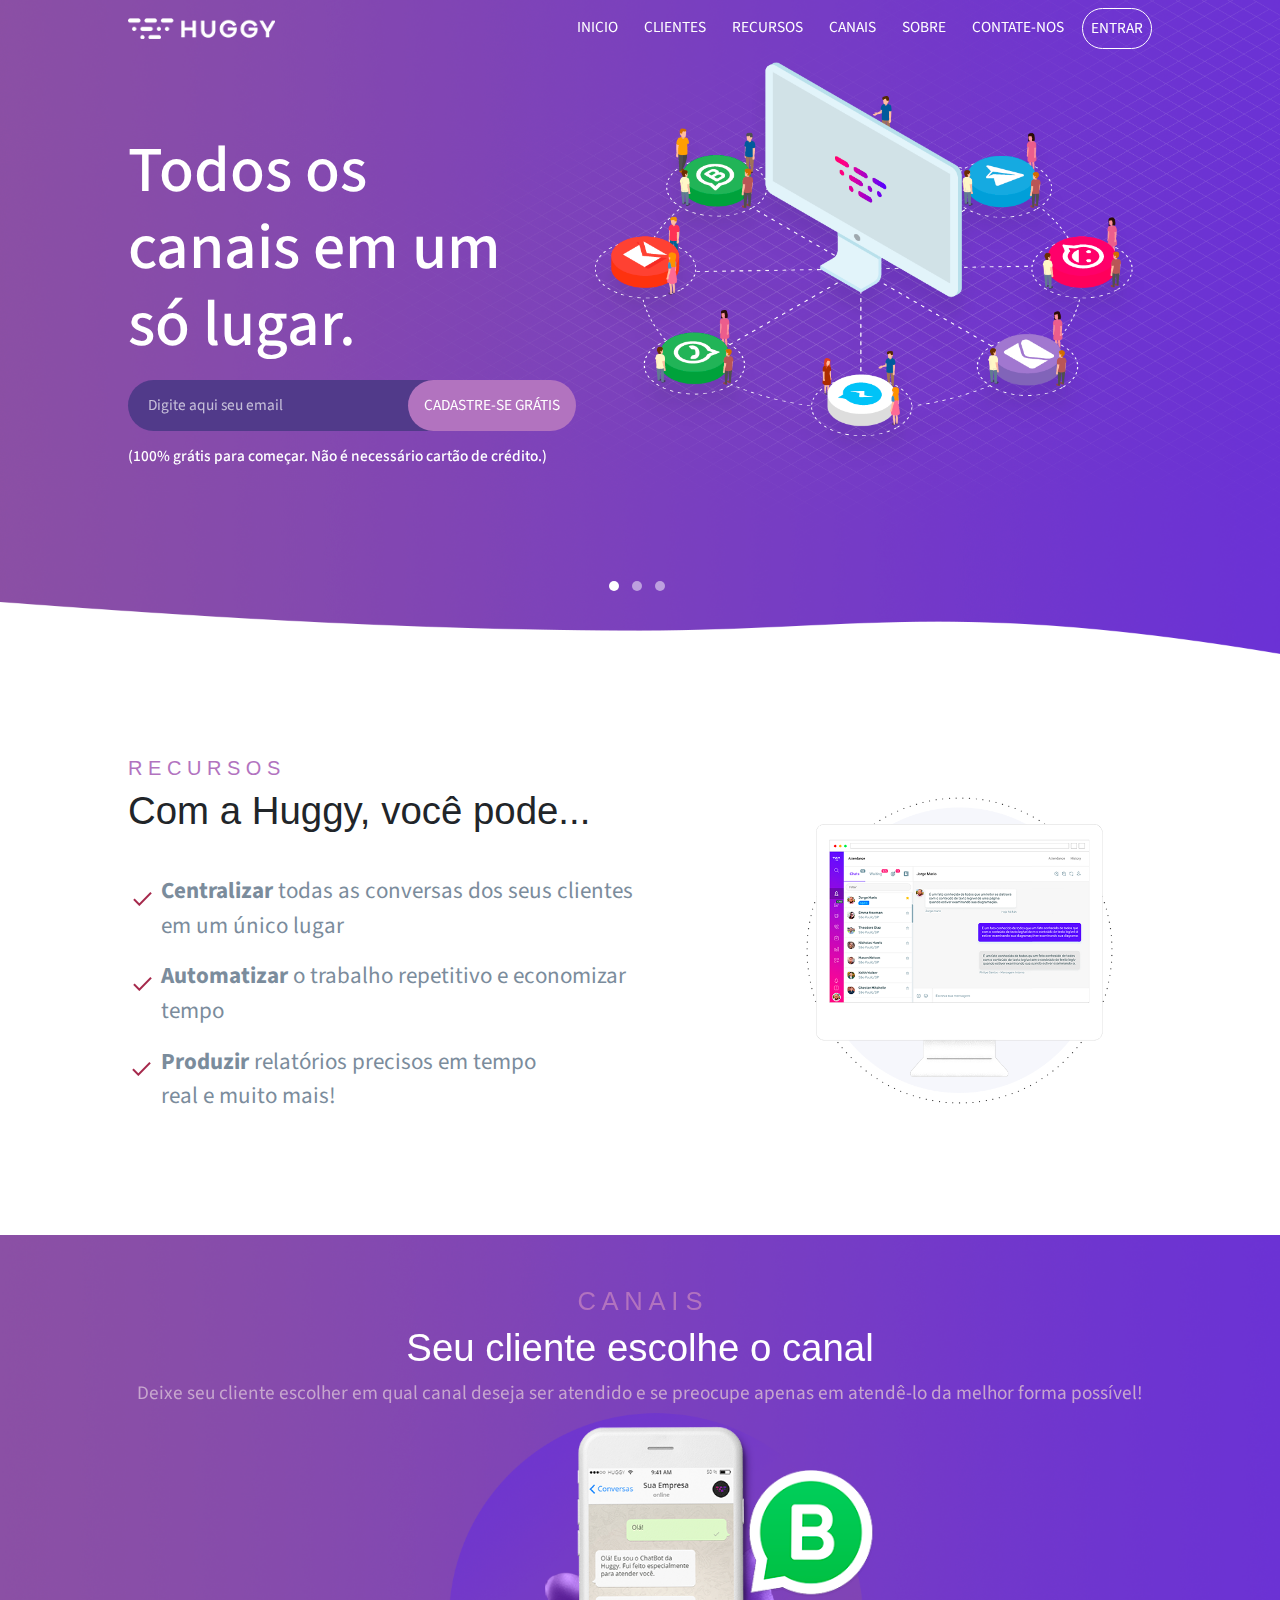
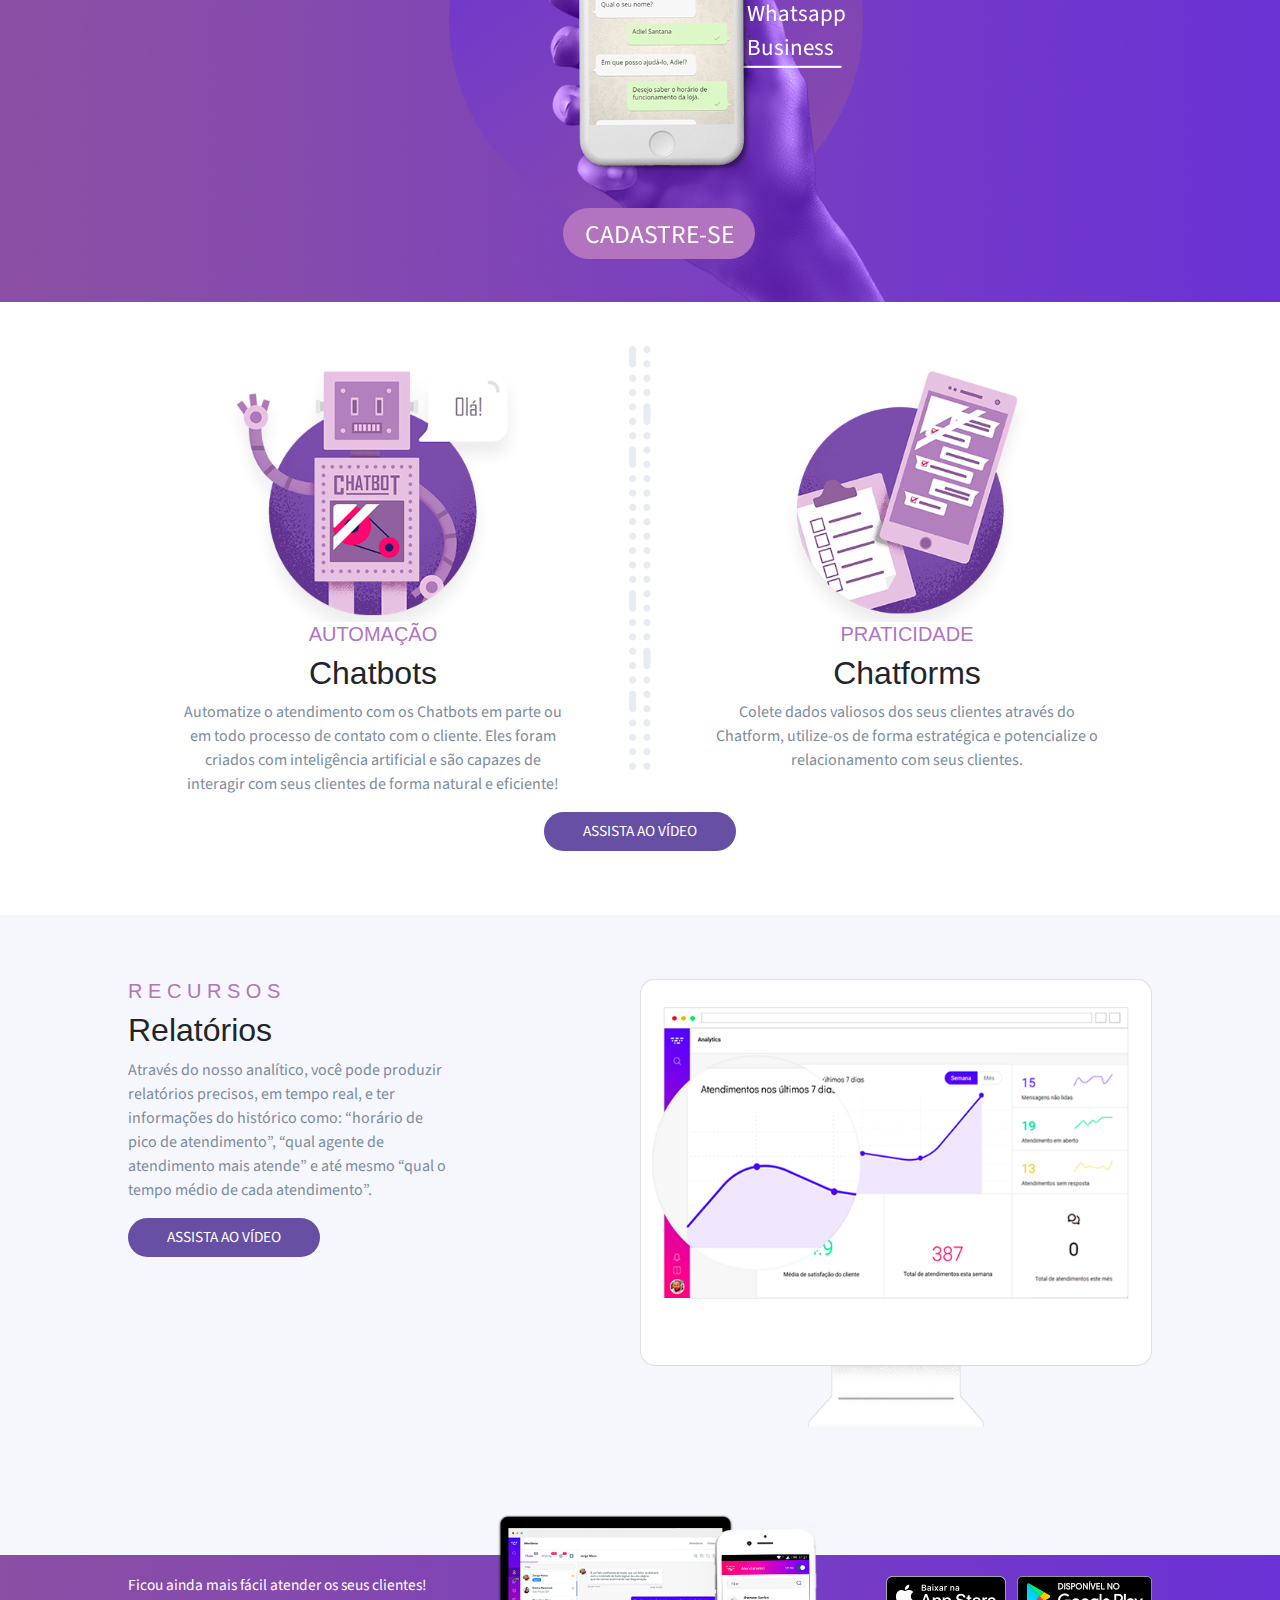
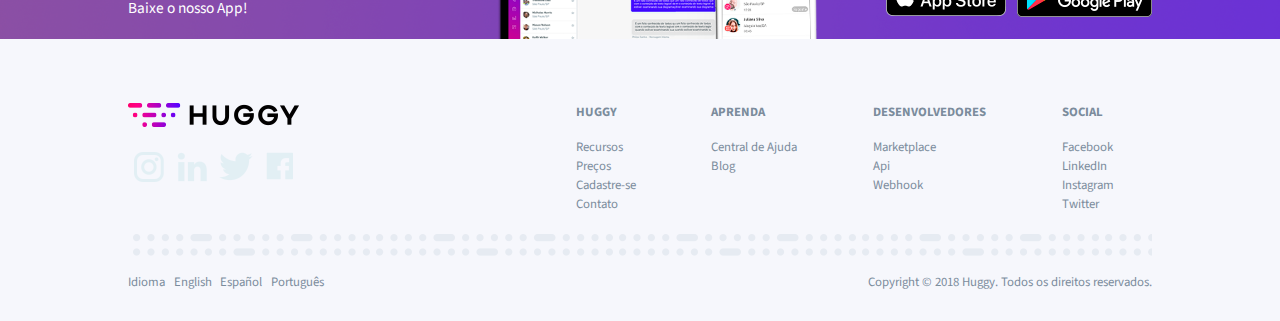
<file: index.html>
<!doctype html>
<html lang="pt">

<head>
    <meta charset="utf-8">
    <meta name="viewport" content="width=device-width, initial-scale=1, shrink-to-fit=no">
    <title>Huggy | Vamos conversar melhor</title>
    <!--<link href="https://huggy.io/css/app.css" rel="stylesheet">-->
    <link rel="stylesheet" href="style.css">
    <link rel="stylesheet" href="https://maxcdn.bootstrapcdn.com/bootstrap/4.0.0/css/bootstrap.min.css" integrity="sha384-Gn5384xqQ1aoWXA+058RXPxPg6fy4IWvTNh0E263XmFcJlSAwiGgFAW/dAiS6JXm" crossorigin="anonymous">
    <link rel="icon" href="https://huggy.io/favicon.ico">
</head>

<body>
    <header id="topo" class="barra navbar navbar-expand-lg navbar-light bg-light">
        <a class="navbar-brand mobile" href="#"><img src="img/logoBranca.png"></a>
        <a class="navbar-brand desktop" href="#"></a>
        <button class="btn navbar-toggler" type="button" data-toggle="collapse" data-target="#navbarNav" aria-controls="navbarNav" aria-expanded="false" aria-label="Toggle navigation">
            <div id="menu">MENU</div><span class="navbar-toggler-icon"></span>
        </button>
        <div class="right collapse navbar-collapse" id="navbarNav">
            <ul class="navbar-nav">
            <li class="nav-item active">
                <a class="nav-link" href="#">INICIO<span class="sr-only">(current)</span></a>
            </li>
            <li class="nav-item">
                <a class="nav-link" href="#">CLIENTES</a>
            </li>
            <li class="nav-item">
                <a class="nav-link" href="https://huggy.io/pt-br/resources">RECURSOS</a>
            </li>
            <li class="nav-item">
                <a class="nav-link" href="#textoCanais">CANAIS</a>
            </li>
            <li class="nav-item">
                <a class="nav-link" href="#">SOBRE</a>
            </li>
            <li class="nav-item">
                <a class="nav-link" href="https://huggy.io/pt-br/contact">CONTATE-NOS</a>
            </li>
            <li class="login nav-item">
                <a class="login nav-link" href="https://app.huggy.io/">ENTRAR</a>
            </li>
            </ul>
        </div>
    </header>

    <section class="firstFeatured">
        <div id="carouselExampleIndicators" class="destaque carousel slide" data-ride="carousel">
            <ol class="circle carousel-indicators">
                <li data-target="#carouselExampleIndicators" data-slide-to="0" class="active"></li>
                <li data-target="#carouselExampleIndicators" data-slide-to="1"></li>
                <li data-target="#carouselExampleIndicators" data-slide-to="2"></li>
            </ol>
            <div class="carousel-inner">
                <div class="carousel-item active">
                    <img class="d-block w-100" src="img\sliderTransparente.png" alt="First slide">
                    <div class="carousel-caption mobile">
                        <div class="coluna1">
                                <h1>Todos os</br>canais em um </br>só lugar.</h1>
                            <div id="containerEmail">
                                <input type="email" class="email" placeholder="Digite aqui seu email">
                                <a href="https://huggy.io/pt-br/register" class="btn btn-primary btn-lg" role="button" aria-disabled="true">CADASTRE-SE GRÁTIS</a>
                            </div>
                            <h6>(100% grátis para começar. Não é necessário cartão de crédito.)</h6>
                        </div>
                        <div class="coluna2"></div>        
                    </div>
                    <div class="carousel-caption desktop">
                        <div class="coluna1">
                            <h1>Todos os</br>canais em um </br>só lugar.</h1>
                            <div id="containerEmail">
                                <input type="email" class="email" placeholder="Digite aqui seu email">
                                <a href="https://huggy.io/pt-br/register" class="btn btn-primary btn-lg" role="button" aria-disabled="true"><div>CADASTRE-SE GRÁTIS</div></a>
                            </div>
                            <h6>(100% grátis para começar. Não é necessário cartão de crédito.)</h6>
                        </div>
                        <div class="coluna2"></div> 
                    </div>
                </div> 
                <div class="carousel-item">
                    <img class="d-block w-100" src="img\sliderTransparente.png" alt="Second slide">
                    <div class="carousel-caption mobile">
                        <div class="coluna1">
                                <h1>Todos os</br>canais em um </br>só lugar.</h1>
                            <div id="containerEmail">
                                <input type="email" class="email" placeholder="Digite aqui seu email">
                                <a href="https://huggy.io/pt-br/register" class="btn btn-primary btn-lg" role="button" aria-disabled="true">CADASTRE-SE GRÁTIS</a>
                            </div>
                            <h6>(100% grátis para começar. Não é necessário cartão de crédito.)</h6>
                        </div>
                        <div class="coluna2"></div>        
                    </div>
                    <div class="carousel-caption desktop">
                        <div class="coluna1">
                            <h1>Todos os</br>canais em um </br>só lugar.</h1>
                            <div id="containerEmail">
                                <input type="email" class="email" placeholder="Digite aqui seu email">
                                <a href="https://huggy.io/pt-br/register" class="btn btn-primary btn-lg" role="button" aria-disabled="true"><div>CADASTRE-SE GRÁTIS</div></a>
                            </div>
                            <h6>(100% grátis para começar. Não é necessário cartão de crédito.)</h6>
                        </div>
                        <div class="coluna2"></div> 
                    </div>
                </div>
                <div class="carousel-item">
                    <img class="d-block w-100" src="img\sliderTransparente.png" alt="Third slide">
                    <div class="carousel-caption mobile">
                        <div class="coluna1">
                                <h1>Todos os</br>canais em um </br>só lugar.</h1>
                            <div id="containerEmail">
                                <input type="email" class="email" placeholder="Digite aqui seu email">
                                <a href="https://huggy.io/pt-br/register" class="btn btn-primary btn-lg" role="button" aria-disabled="true">CADASTRE-SE GRÁTIS</a>
                            </div>
                            <h6>(100% grátis para começar. Não é necessário cartão de crédito.)</h6>
                        </div>
                        <div class="coluna2"></div>        
                    </div>
                    <div class="carousel-caption desktop">
                        <div class="coluna1">
                            <h1>Todos os</br>canais em um </br>só lugar.</h1>
                            <div id="containerEmail">
                                <input type="email" class="email" placeholder="Digite aqui seu email">
                                <a href="https://huggy.io/pt-br/register" class="btn btn-primary btn-lg" role="button" aria-disabled="true"><div>CADASTRE-SE GRÁTIS</div></a>
                            </div>
                            <h6>(100% grátis para começar. Não é necessário cartão de crédito.)</h6>
                        </div>
                        <div class="coluna2"></div> 
                    </div>
                </div>
            </div>
            <a class="carousel-control-prev" href="#carouselExampleIndicators" role="button" data-slide="prev">
                <span class="carousel-control-prev-icon" aria-hidden="true"></span>
                <span class="sr-only">Previous</span>
            </a>
            <a class="carousel-control-next" href="#carouselExampleIndicators" role="button" data-slide="next">
                <span class="carousel-control-next-icon" aria-hidden="true"></span>
                <span class="sr-only">Next</span>
            </a>
        </div>
    </section>

    <section class="secondFeatured">
        <div class="recursosTexto">
            <h5>R E C U R S O S</h5>
            <h2>Com a Huggy, você pode...</h2>
            <ul>
                <li>
                    <div class="marcador"></div>
                    <p><strong>Centralizar</strong> todas as conversas dos seus clientes em um único lugar</p>
                </li>
                <li>
                    <div class="marcador"></div>
                    <p><strong>Automatizar</strong> o trabalho repetitivo e economizar tempo</p>
                </li>
                <li>
                    <div class="marcador"></div>
                    <p><strong>Produzir</strong> relatórios precisos em tempo real e muito mais!</p>
                </li>
            </ul>
        </div>
        <div class="">
            <div class="monitor1"></div>
        </div>
    </section>

    <section class="thirdFeatured">
        <div id="textoCanais">
            <h5>C A N A I S</h5>
            <h3>Seu cliente escolhe o canal</h3>
            <p>Deixe seu cliente escolher em qual canal deseja ser atendido e se preocupe apenas em atendê-lo da melhor forma possível!</p>
            <div class="containerCadastrar">
                <div id="btnCadastrar">
                    <a href="https://huggy.io/pt-br/register" class="btn btn-primary btn-lg" role="button" aria-disabled="true">CADASTRE-SE</a>
                </div>
            </div>
        </div>
        <div id="carouselExampleControls" class="carousel slide" data-ride="carousel">
            <div class="carousel-inner">
                <div class="carousel-item active">
                    <div id="transparenteDesktop">
                        <img id="r1d2" class="d-block w-100" src="img\sliderTransparente.png" alt="First slide">
                    </div>
                    <div id="transparenteMobile">
                        <img class="d-block w-100" src="img\sliderTransparenteCanais.png" alt="First slide">
                    </div>
                    <div class="carousel-caption canais">
                        <div class="canal"></div>
                        <div class="canal">
                            <img id="whatsapp" src="img\whatsapp.png">
                            <div>Whatsapp </br>Business</div>
                        </div>
                    </div>
                </div>
                <div class="carousel-item">
                    <div id="transparenteDesktop">
                        <img class="d-block w-100" src="img\sliderTransparente.png" alt="Second slide">
                    </div>
                    <div id="transparenteMobile">
                        <img class="d-block w-100" src="img\sliderTransparenteCanais.png" alt="First slide">
                    </div>
                    <div class="carousel-caption canais">
                        <div class="canal"></div>
                        <div class="canal">
                            <img id="telegram" src="img\telegram.png">
                            <div>Telegram </br>Business</div>
                        </div>
                    </div>
                </div>
                <!--
                <div class="carousel-item">
                    <img class="d-block w-100" src="img\sliderTransparente.png" alt="Third slide">
                </div>
                -->
            </div>
            <a class="carousel-control-prev" href="#carouselExampleControls" role="button" data-slide="prev">
                <span class="carousel-control-prev-icon" aria-hidden="true"></span>
                <span class="sr-only">Previous</span>
            </a>
            <a class="carousel-control-next" href="#carouselExampleControls" role="button" data-slide="next">
                <span class="carousel-control-next-icon" aria-hidden="true"></span>
                <span class="sr-only">Next</span>
            </a>
        </div>
    </section>

    <section class="fourthFeatured">
        <div class="chats">
            <div class="containerChatbot">
                <div class="chatbot"></div>
                <h5>AUTOMAÇÃO</h5>
                <h2>Chatbots</h2>
                <p>Automatize o atendimento com os Chatbots em parte ou em todo processo de contato com o cliente. Eles foram criados com inteligência artificial e são capazes de interagir com seus clientes de forma natural e eficiente!</p>
            </div>
            <div class="separadorVertical">
                <div><img src="img/separadorVertical.png" alt=""></div>   
            </div>
            <div class="containerChatforms">
                <div class="chatforms"></div>
                <h5>PRATICIDADE</h5>
                <h2>Chatforms</h2>
                <p>Colete dados valiosos dos seus clientes através do Chatform, utilize-os de forma estratégica e potencialize o relacionamento com seus clientes.</p>
            </div>
        </div>
        <div id="btnVideo">
            <button type="button" class="btn btn-primary btn-lg" data-toggle="modal" data-target=".bd-example-modal-lg">ASSISTA AO VÍDEO</button>
            <div class="modal fade bd-example-modal-lg" tabindex="-1" role="dialog" aria-labelledby="myLargeModalLabel" aria-hidden="true">
                <div class="modal-dialog modal-lg">
                    <div class="modal-content">
                        <iframe id="video" src="https://www.youtube.com/embed/mSnnxKbVqhg?rel=0&amp;controls=0&amp;showinfo=0?&autoplay=1" frameborder="0" allowfullscreen></iframe>
                    </div>
                </div>
            </div>
        </div>
    </section>
    
    <section class="fifthFeatured">
        <div class="relatorios">
            <h5>R E C U R S O S</h5>
            <h2>Relatórios</h2>
            <p>Através do nosso analítico, você pode produzir relatórios precisos, em tempo real, e ter informações do histórico como: “horário de pico de atendimento”, “qual agente de atendimento mais atende” e até mesmo “qual o tempo médio de cada atendimento”. </p>
            <div id="btnVideo">
                <button type="button" class="btn btn-primary btn-lg" data-toggle="modal" data-target=".bd-example-modal-lg">ASSISTA AO VÍDEO</button>
                <div class="modal fade bd-example-modal-lg" tabindex="-1" role="dialog" aria-labelledby="myLargeModalLabel" aria-hidden="true">
                    <div class="modal-dialog modal-lg">
                        <div class="modal-content">
                            <iframe id="video" src="https://www.youtube.com/embed/mSnnxKbVqhg?rel=0&amp;controls=0&amp;showinfo=0?&autoplay=1" frameborder="0" allow="autoplay; encrypted-media" allowfullscreen></iframe>
                        </div>
                    </div>
                </div>
            </div>
        </div>
        <div class="monitor2"></div>
    </section>

    <section class="sixthFeatured">
        <div id="txtApp">Ficou ainda mais fácil atender os seus clientes! Baixe o nosso App!</div>
        <div class="tablet"></div>
        <div class="storeLinks">
            <a href="https://itunes.apple.com/br/app/facebook/id284882215?l=en&mt=8"><img src="img/appStore.png" alt=""></a>
            <a href="https://play.google.com/store/apps/details?id=com.facebook.katana"><img src="img/googlePlay.png" alt=""></a>
        </div>
    </section>

    <footer>
        <div id="rodape">
            <div>
                <img id="logoCor" src="img/logoCor.png" alt="">
                <ul class="socialLinks">
                    <li><a href="https://www.instagram.com/huggy.io/"><img src="img/icons/instagram.png" alt=""></a></li>
                    <li><a href="https://www.linkedin.com/company/25020548/"><img src="img/icons/linkedin.png" alt=""></a></li>
                    <li><a href="https://twitter.com/HuggyBrasil"><img src="img/icons/twitter.png" alt=""></a></li>
                    <li><a href="https://www.facebook.com/Huggy-863726837137775/"><img src="img/icons/facebook.png" alt=""></a></li>
                </ul>
            </div>
            <div id="linksFooter">
                <ul>
                    <li><strong>HUGGY</strong></li>
                    <li><a href="https://huggy.io/pt-br/resources">Recursos</a></li>
                    <li><a href="https://huggy.io/pt-br/pricing">Preços</a></li>
                    <li><a href="https://huggy.io/pt-br/register">Cadastre-se</a></li>
                    <li><a href="https://huggy.io/pt-br/contact">Contato</a></li>
                </ul>
                <ul>
                    <li><strong>APRENDA</strong></li>
                    <li><a href="https://help.huggy.io/">Central de Ajuda</a></li>
                    <li><a href="https://blog.huggy.io/">Blog</a></li>
                </ul>
                <ul>
                    <li><strong>DESENVOLVEDORES</strong></li>
                    <li><a href="https://marketplace.huggy.io/">Marketplace</a></li>
                    <li><a href="https://powerzap.docs.apiary.io/#">Api</a></li>
                    <li><a href="https://powerzap.docs.apiary.io/#reference/webhook">Webhook</a></li>
                </ul>
                <ul>
                    <li><strong>SOCIAL</strong></li>
                    <li><a href="https://www.facebook.com/Huggy-863726837137775/">Facebook</a></li>
                    <li><a href="https://www.linkedin.com/company/25020548/">LinkedIn</a></li>
                    <li><a href="https://www.instagram.com/huggy.io/">Instagram</a></li>
                    <li><a href="https://twitter.com/HuggyBrasil">Twitter</a></li>
                </ul>
            </div>
        </div>
        <div id="separadorHorizontal"></div>
        <div id="lanCopy">
            <div id="languages">
                <ul>
                    <li>Idioma</li>
                    <li><a href="">English</a></li>
                    <li><a href="">Español</a></li>
                    <li><a href="">Português</a></li>
                </ul>
            </div>
            <div class="copyright">Copyright © 2018 Huggy. Todos os direitos reservados.</div>
        </div>
    </footer>
    <!-- Script-->
        <script src="https://ajax.googleapis.com/ajax/libs/jquery/1.10.1/jquery.min.js"></script>
        <script type="text/javascript">
            jQuery(function () {
            jQuery(window).scroll(function () {
                if (jQuery(this).scrollTop() > 50) {
                $("#topo").addClass("topo-diferente");
                } else {
                $("#topo").removeClass("topo-diferente");
                }
            });
            });
        </script>
        <!-- Plugins do Bootstrap-->
        <script src="https://code.jquery.com/jquery-3.2.1.slim.min.js" integrity="sha384-KJ3o2DKtIkvYIK3UENzmM7KCkRr/rE9/Qpg6aAZGJwFDMVNA/GpGFF93hXpG5KkN" crossorigin="anonymous"></script>
        <script src="https://cdnjs.cloudflare.com/ajax/libs/popper.js/1.12.9/umd/popper.min.js" integrity="sha384-ApNbgh9B+Y1QKtv3Rn7W3mgPxhU9K/ScQsAP7hUibX39j7fakFPskvXusvfa0b4Q" crossorigin="anonymous"></script>
        <script src="https://maxcdn.bootstrapcdn.com/bootstrap/4.0.0/js/bootstrap.min.js" integrity="sha384-JZR6Spejh4U02d8jOt6vLEHfe/JQGiRRSQQxSfFWpi1MquVdAyjUar5+76PVCmYl" crossorigin="anonymous"></script>
        <!-- /Plugins do Bootstrap-->
    <!-- /Script-->
</body>
</html>
</file>
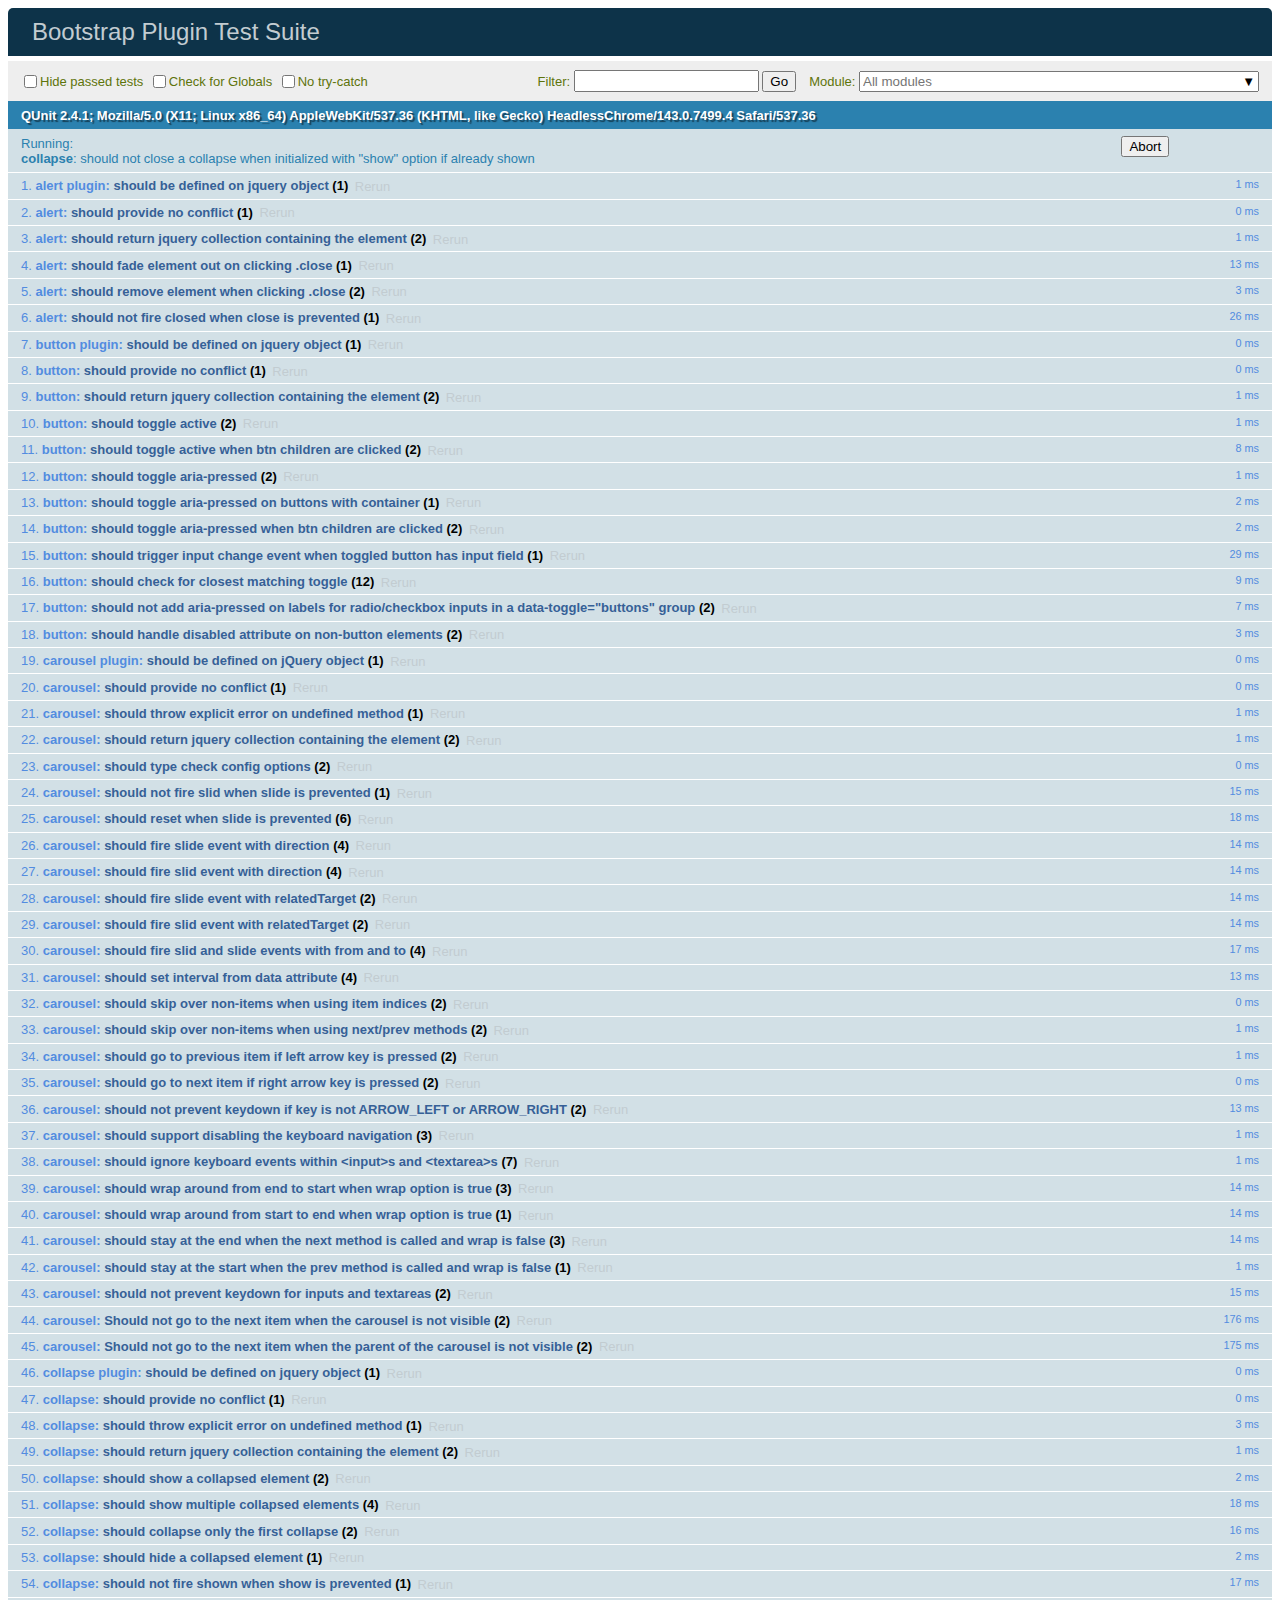
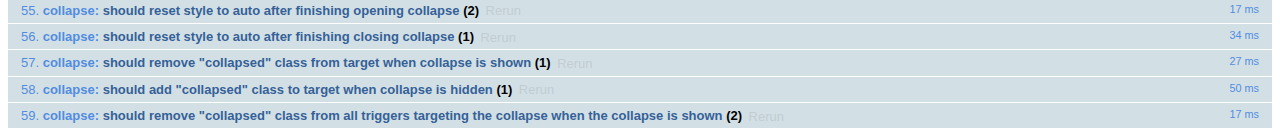
<file: bootstrap/js/tests/index.html>
<!doctype html>
<html lang="en">
  <head>
    <meta charset="utf-8">
    <meta name="viewport" content="width=device-width, initial-scale=1, shrink-to-fit=no">
    <title>Bootstrap Plugin Test Suite</title>

    <!-- jQuery -->
    <script>
      (function () {
        var path = '../../assets/js/vendor/jquery-slim.min.js'
        // get jquery param from the query string.
        var jQueryVersion = location.search.match(/[?&]jquery=(.*?)(?=&|$)/)

        // If a version was specified, use that version from our vendor folder
        if (jQueryVersion) {
          path = 'vendor/jquery-' + jQueryVersion[1] + '.min.js'
        }
        document.write('<script src="' + path + '"><\/script>')
      }())
    </script>
    <script src="../../assets/js/vendor/popper.min.js"></script>

    <!-- QUnit -->
    <link rel="stylesheet" href="vendor/qunit.css" media="screen">
    <script src="vendor/qunit.js"></script>

    <script>
      // Disable jQuery event aliases to ensure we don't accidentally use any of them
      [
        'blur',
        'focus',
        'focusin',
        'focusout',
        'resize',
        'scroll',
        'click',
        'dblclick',
        'mousedown',
        'mouseup',
        'mousemove',
        'mouseover',
        'mouseout',
        'mouseenter',
        'mouseleave',
        'change',
        'select',
        'submit',
        'keydown',
        'keypress',
        'keyup',
        'contextmenu'
      ].forEach(function(eventAlias) {
        $.fn[eventAlias] = function() {
          throw new Error('Using the ".' + eventAlias + '()" method is not allowed, so that Bootstrap can be compatible with custom jQuery builds which exclude the "event aliases" module that defines said method. See https://github.com/twbs/bootstrap/blob/master/CONTRIBUTING.md#js')
        }
      })

      // Require assert.expect in each test
      QUnit.config.requireExpects = true

      // See https://github.com/axemclion/grunt-saucelabs#test-result-details-with-qunit
      var log = []
      var testName

      QUnit.done(function(testResults) {
        var tests = []
        for (var i = 0; i < log.length; i++) {
          var details = log[i]
          tests.push({
            name: details.name,
            result: details.result,
            expected: details.expected,
            actual: details.actual,
            source: details.source
          })
        }
        testResults.tests = tests

        window.global_test_results = testResults
      })

      QUnit.testStart(function(testDetails) {
        QUnit.log(function(details) {
          if (!details.result) {
            details.name = testDetails.name
            log.push(details)
          }
        })
      })

      // Display fixture on-screen on iOS to avoid false positives
      // See https://github.com/twbs/bootstrap/pull/15955
      if (/iPhone|iPad|iPod/.test(navigator.userAgent)) {
        QUnit.begin(function() {
          $('#qunit-fixture').css({ top: 0, left: 0 })
        })

        QUnit.done(function() {
          $('#qunit-fixture').css({ top: '', left: '' })
        })
      }
    </script>

    <!-- Transpiled Plugins -->
    <script src="../dist/util.js"></script>
    <script src="../dist/alert.js"></script>
    <script src="../dist/button.js"></script>
    <script src="../dist/carousel.js"></script>
    <script src="../dist/collapse.js"></script>
    <script src="../dist/dropdown.js"></script>
    <script src="../dist/modal.js"></script>
    <script src="../dist/scrollspy.js"></script>
    <script src="../dist/tab.js"></script>
    <script src="../dist/tooltip.js"></script>
    <script src="../dist/popover.js"></script>

    <!-- Unit Tests -->
    <script src="unit/alert.js"></script>
    <script src="unit/button.js"></script>
    <script src="unit/carousel.js"></script>
    <script src="unit/collapse.js"></script>
    <script src="unit/dropdown.js"></script>
    <script src="unit/modal.js"></script>
    <script src="unit/scrollspy.js"></script>
    <script src="unit/tab.js"></script>
    <script src="unit/tooltip.js"></script>
    <script src="unit/popover.js"></script>
    <script src="unit/util.js"></script>
  </head>
  <body>
    <div id="qunit-container">
      <div id="qunit"></div>
      <div id="qunit-fixture"></div>
    </div>
  </body>
</html>
</file>
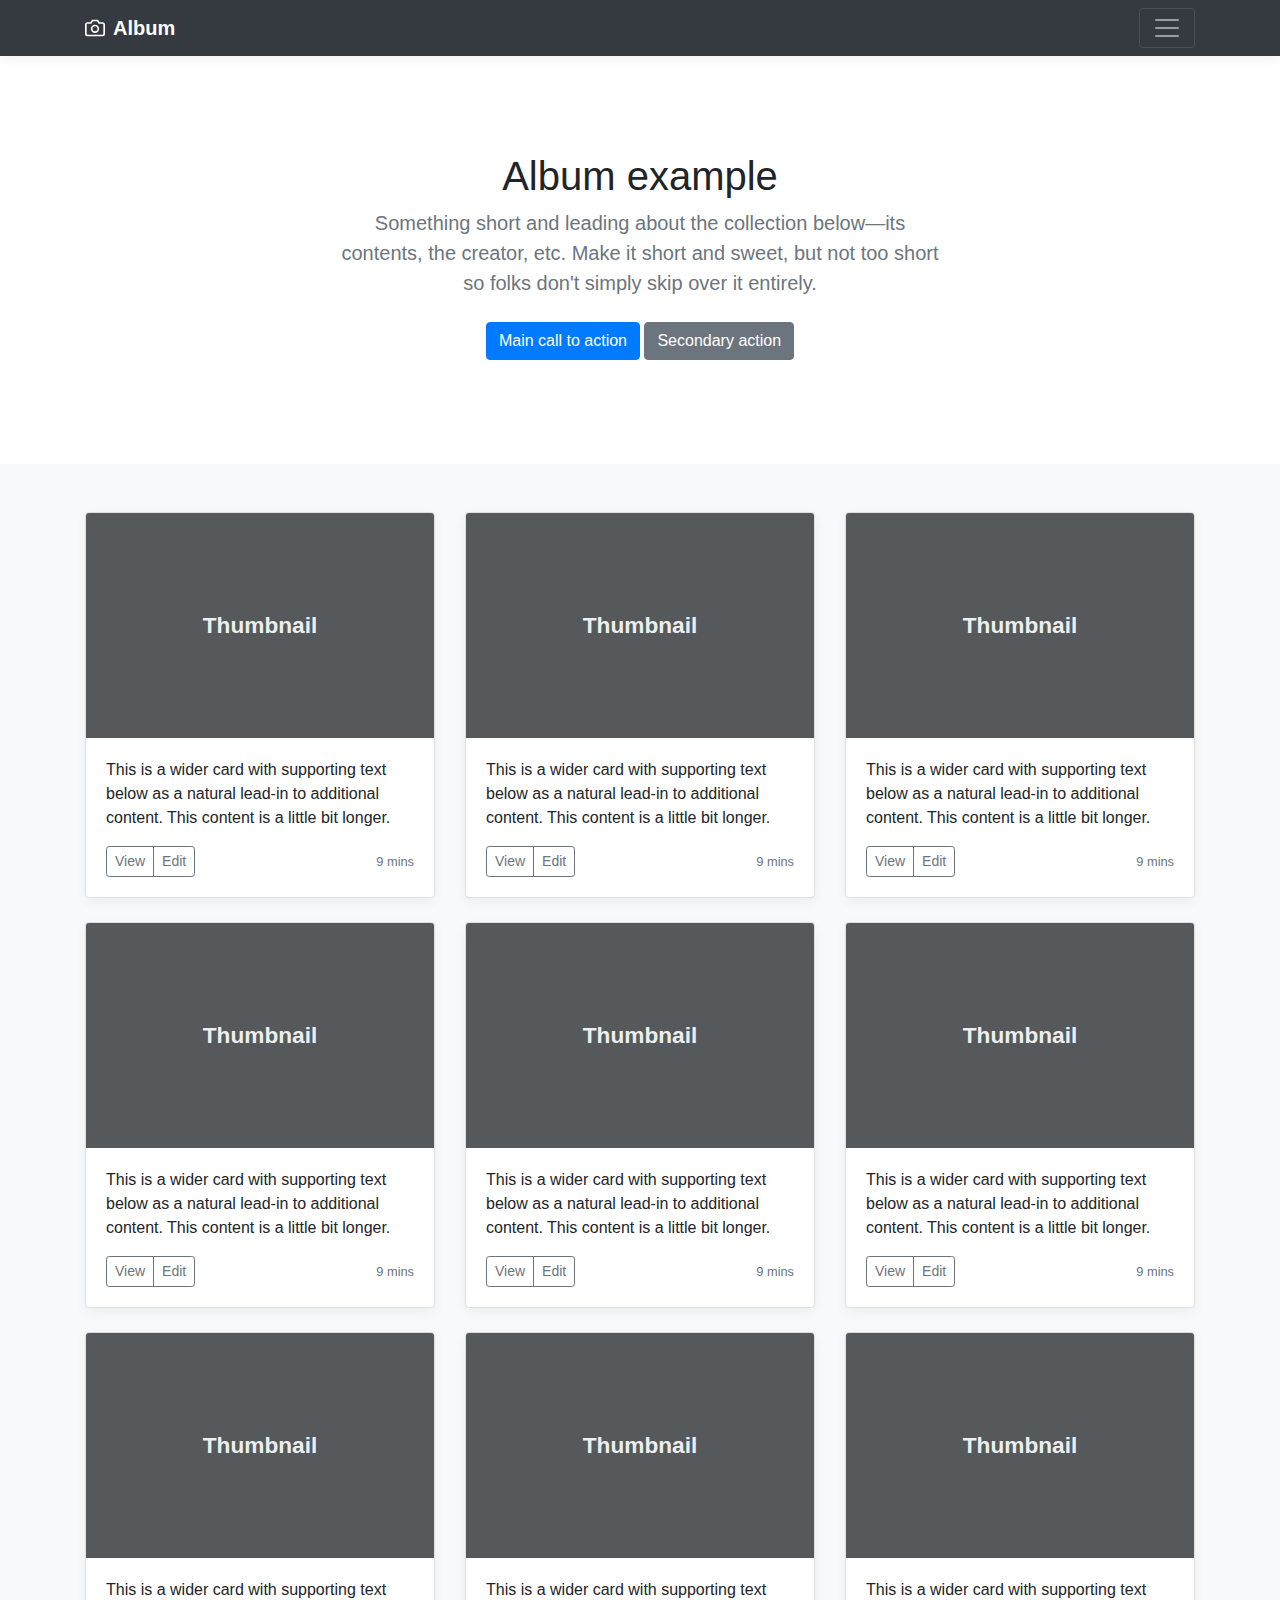
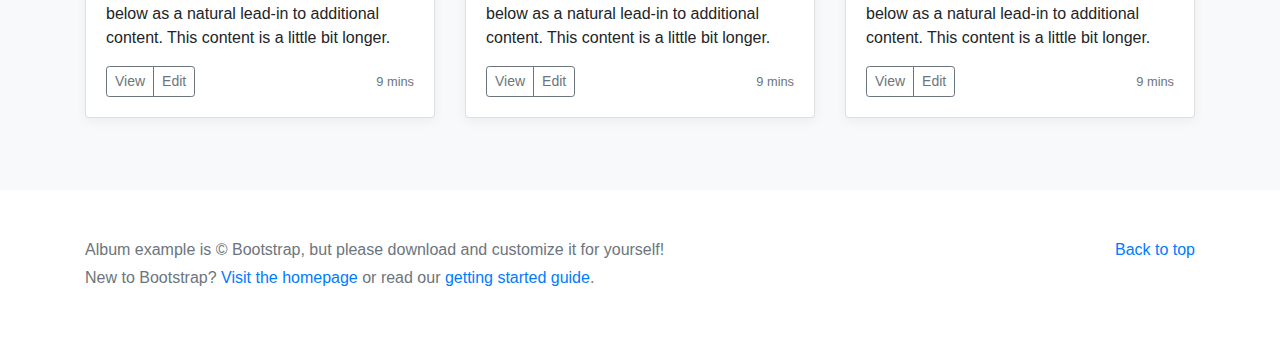
<file: bootstrap/docs/4.0/examples/album/index.html>
<!doctype html>
<html lang="en">
  <head>
    <meta charset="utf-8">
    <meta name="viewport" content="width=device-width, initial-scale=1, shrink-to-fit=no">
    <meta name="description" content="">
    <meta name="author" content="">
    <link rel="icon" href="../../../../favicon.ico">

    <title>Album example for Bootstrap</title>

    <!-- Bootstrap core CSS -->
    <link href="../../../../dist/css/bootstrap.min.css" rel="stylesheet">

    <!-- Custom styles for this template -->
    <link href="album.css" rel="stylesheet">
  </head>

  <body>

    <header>
      <div class="collapse bg-dark" id="navbarHeader">
        <div class="container">
          <div class="row">
            <div class="col-sm-8 col-md-7 py-4">
              <h4 class="text-white">About</h4>
              <p class="text-muted">Add some information about the album below, the author, or any other background context. Make it a few sentences long so folks can pick up some informative tidbits. Then, link them off to some social networking sites or contact information.</p>
            </div>
            <div class="col-sm-4 offset-md-1 py-4">
              <h4 class="text-white">Contact</h4>
              <ul class="list-unstyled">
                <li><a href="#" class="text-white">Follow on Twitter</a></li>
                <li><a href="#" class="text-white">Like on Facebook</a></li>
                <li><a href="#" class="text-white">Email me</a></li>
              </ul>
            </div>
          </div>
        </div>
      </div>
      <div class="navbar navbar-dark bg-dark box-shadow">
        <div class="container d-flex justify-content-between">
          <a href="#" class="navbar-brand d-flex align-items-center">
            <svg xmlns="http://www.w3.org/2000/svg" width="20" height="20" viewBox="0 0 24 24" fill="none" stroke="currentColor" stroke-width="2" stroke-linecap="round" stroke-linejoin="round" class="mr-2"><path d="M23 19a2 2 0 0 1-2 2H3a2 2 0 0 1-2-2V8a2 2 0 0 1 2-2h4l2-3h6l2 3h4a2 2 0 0 1 2 2z"></path><circle cx="12" cy="13" r="4"></circle></svg>
            <strong>Album</strong>
          </a>
          <button class="navbar-toggler" type="button" data-toggle="collapse" data-target="#navbarHeader" aria-controls="navbarHeader" aria-expanded="false" aria-label="Toggle navigation">
            <span class="navbar-toggler-icon"></span>
          </button>
        </div>
      </div>
    </header>

    <main role="main">

      <section class="jumbotron text-center">
        <div class="container">
          <h1 class="jumbotron-heading">Album example</h1>
          <p class="lead text-muted">Something short and leading about the collection below—its contents, the creator, etc. Make it short and sweet, but not too short so folks don't simply skip over it entirely.</p>
          <p>
            <a href="#" class="btn btn-primary my-2">Main call to action</a>
            <a href="#" class="btn btn-secondary my-2">Secondary action</a>
          </p>
        </div>
      </section>

      <div class="album py-5 bg-light">
        <div class="container">

          <div class="row">
            <div class="col-md-4">
              <div class="card mb-4 box-shadow">
                <img class="card-img-top" data-src="holder.js/100px225?theme=thumb&bg=55595c&fg=eceeef&text=Thumbnail" alt="Card image cap">
                <div class="card-body">
                  <p class="card-text">This is a wider card with supporting text below as a natural lead-in to additional content. This content is a little bit longer.</p>
                  <div class="d-flex justify-content-between align-items-center">
                    <div class="btn-group">
                      <button type="button" class="btn btn-sm btn-outline-secondary">View</button>
                      <button type="button" class="btn btn-sm btn-outline-secondary">Edit</button>
                    </div>
                    <small class="text-muted">9 mins</small>
                  </div>
                </div>
              </div>
            </div>
            <div class="col-md-4">
              <div class="card mb-4 box-shadow">
                <img class="card-img-top" data-src="holder.js/100px225?theme=thumb&bg=55595c&fg=eceeef&text=Thumbnail" alt="Card image cap">
                <div class="card-body">
                  <p class="card-text">This is a wider card with supporting text below as a natural lead-in to additional content. This content is a little bit longer.</p>
                  <div class="d-flex justify-content-between align-items-center">
                    <div class="btn-group">
                      <button type="button" class="btn btn-sm btn-outline-secondary">View</button>
                      <button type="button" class="btn btn-sm btn-outline-secondary">Edit</button>
                    </div>
                    <small class="text-muted">9 mins</small>
                  </div>
                </div>
              </div>
            </div>
            <div class="col-md-4">
              <div class="card mb-4 box-shadow">
                <img class="card-img-top" data-src="holder.js/100px225?theme=thumb&bg=55595c&fg=eceeef&text=Thumbnail" alt="Card image cap">
                <div class="card-body">
                  <p class="card-text">This is a wider card with supporting text below as a natural lead-in to additional content. This content is a little bit longer.</p>
                  <div class="d-flex justify-content-between align-items-center">
                    <div class="btn-group">
                      <button type="button" class="btn btn-sm btn-outline-secondary">View</button>
                      <button type="button" class="btn btn-sm btn-outline-secondary">Edit</button>
                    </div>
                    <small class="text-muted">9 mins</small>
                  </div>
                </div>
              </div>
            </div>

            <div class="col-md-4">
              <div class="card mb-4 box-shadow">
                <img class="card-img-top" data-src="holder.js/100px225?theme=thumb&bg=55595c&fg=eceeef&text=Thumbnail" alt="Card image cap">
                <div class="card-body">
                  <p class="card-text">This is a wider card with supporting text below as a natural lead-in to additional content. This content is a little bit longer.</p>
                  <div class="d-flex justify-content-between align-items-center">
                    <div class="btn-group">
                      <button type="button" class="btn btn-sm btn-outline-secondary">View</button>
                      <button type="button" class="btn btn-sm btn-outline-secondary">Edit</button>
                    </div>
                    <small class="text-muted">9 mins</small>
                  </div>
                </div>
              </div>
            </div>
            <div class="col-md-4">
              <div class="card mb-4 box-shadow">
                <img class="card-img-top" data-src="holder.js/100px225?theme=thumb&bg=55595c&fg=eceeef&text=Thumbnail" alt="Card image cap">
                <div class="card-body">
                  <p class="card-text">This is a wider card with supporting text below as a natural lead-in to additional content. This content is a little bit longer.</p>
                  <div class="d-flex justify-content-between align-items-center">
                    <div class="btn-group">
                      <button type="button" class="btn btn-sm btn-outline-secondary">View</button>
                      <button type="button" class="btn btn-sm btn-outline-secondary">Edit</button>
                    </div>
                    <small class="text-muted">9 mins</small>
                  </div>
                </div>
              </div>
            </div>
            <div class="col-md-4">
              <div class="card mb-4 box-shadow">
                <img class="card-img-top" data-src="holder.js/100px225?theme=thumb&bg=55595c&fg=eceeef&text=Thumbnail" alt="Card image cap">
                <div class="card-body">
                  <p class="card-text">This is a wider card with supporting text below as a natural lead-in to additional content. This content is a little bit longer.</p>
                  <div class="d-flex justify-content-between align-items-center">
                    <div class="btn-group">
                      <button type="button" class="btn btn-sm btn-outline-secondary">View</button>
                      <button type="button" class="btn btn-sm btn-outline-secondary">Edit</button>
                    </div>
                    <small class="text-muted">9 mins</small>
                  </div>
                </div>
              </div>
            </div>

            <div class="col-md-4">
              <div class="card mb-4 box-shadow">
                <img class="card-img-top" data-src="holder.js/100px225?theme=thumb&bg=55595c&fg=eceeef&text=Thumbnail" alt="Card image cap">
                <div class="card-body">
                  <p class="card-text">This is a wider card with supporting text below as a natural lead-in to additional content. This content is a little bit longer.</p>
                  <div class="d-flex justify-content-between align-items-center">
                    <div class="btn-group">
                      <button type="button" class="btn btn-sm btn-outline-secondary">View</button>
                      <button type="button" class="btn btn-sm btn-outline-secondary">Edit</button>
                    </div>
                    <small class="text-muted">9 mins</small>
                  </div>
                </div>
              </div>
            </div>
            <div class="col-md-4">
              <div class="card mb-4 box-shadow">
                <img class="card-img-top" data-src="holder.js/100px225?theme=thumb&bg=55595c&fg=eceeef&text=Thumbnail" alt="Card image cap">
                <div class="card-body">
                  <p class="card-text">This is a wider card with supporting text below as a natural lead-in to additional content. This content is a little bit longer.</p>
                  <div class="d-flex justify-content-between align-items-center">
                    <div class="btn-group">
                      <button type="button" class="btn btn-sm btn-outline-secondary">View</button>
                      <button type="button" class="btn btn-sm btn-outline-secondary">Edit</button>
                    </div>
                    <small class="text-muted">9 mins</small>
                  </div>
                </div>
              </div>
            </div>
            <div class="col-md-4">
              <div class="card mb-4 box-shadow">
                <img class="card-img-top" data-src="holder.js/100px225?theme=thumb&bg=55595c&fg=eceeef&text=Thumbnail" alt="Card image cap">
                <div class="card-body">
                  <p class="card-text">This is a wider card with supporting text below as a natural lead-in to additional content. This content is a little bit longer.</p>
                  <div class="d-flex justify-content-between align-items-center">
                    <div class="btn-group">
                      <button type="button" class="btn btn-sm btn-outline-secondary">View</button>
                      <button type="button" class="btn btn-sm btn-outline-secondary">Edit</button>
                    </div>
                    <small class="text-muted">9 mins</small>
                  </div>
                </div>
              </div>
            </div>
          </div>
        </div>
      </div>

    </main>

    <footer class="text-muted">
      <div class="container">
        <p class="float-right">
          <a href="#">Back to top</a>
        </p>
        <p>Album example is &copy; Bootstrap, but please download and customize it for yourself!</p>
        <p>New to Bootstrap? <a href="../../">Visit the homepage</a> or read our <a href="../../getting-started/">getting started guide</a>.</p>
      </div>
    </footer>

    <!-- Bootstrap core JavaScript
    ================================================== -->
    <!-- Placed at the end of the document so the pages load faster -->
    <script src="https://code.jquery.com/jquery-3.2.1.slim.min.js" integrity="sha384-KJ3o2DKtIkvYIK3UENzmM7KCkRr/rE9/Qpg6aAZGJwFDMVNA/GpGFF93hXpG5KkN" crossorigin="anonymous"></script>
    <script>window.jQuery || document.write('<script src="../../../../assets/js/vendor/jquery-slim.min.js"><\/script>')</script>
    <script src="../../../../assets/js/vendor/popper.min.js"></script>
    <script src="../../../../dist/js/bootstrap.min.js"></script>
    <script src="../../../../assets/js/vendor/holder.min.js"></script>
  </body>
</html>
</file>
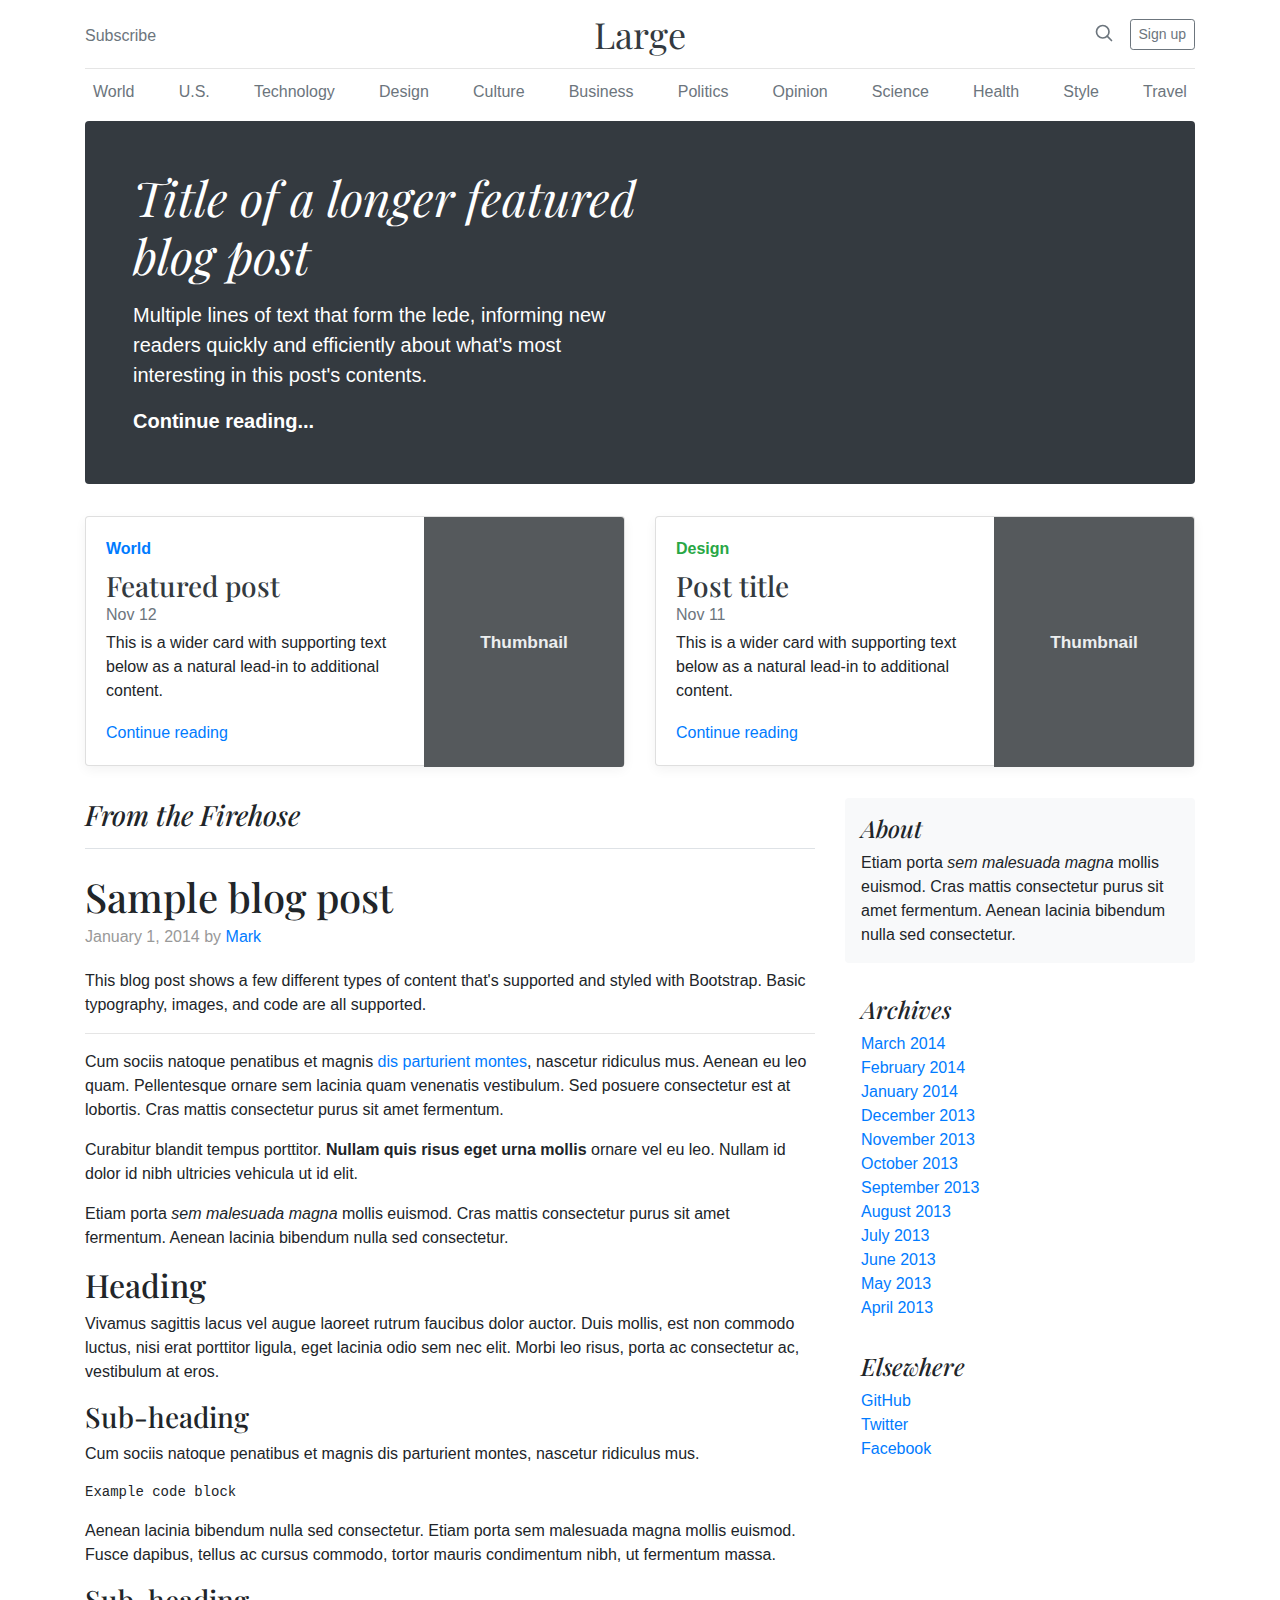
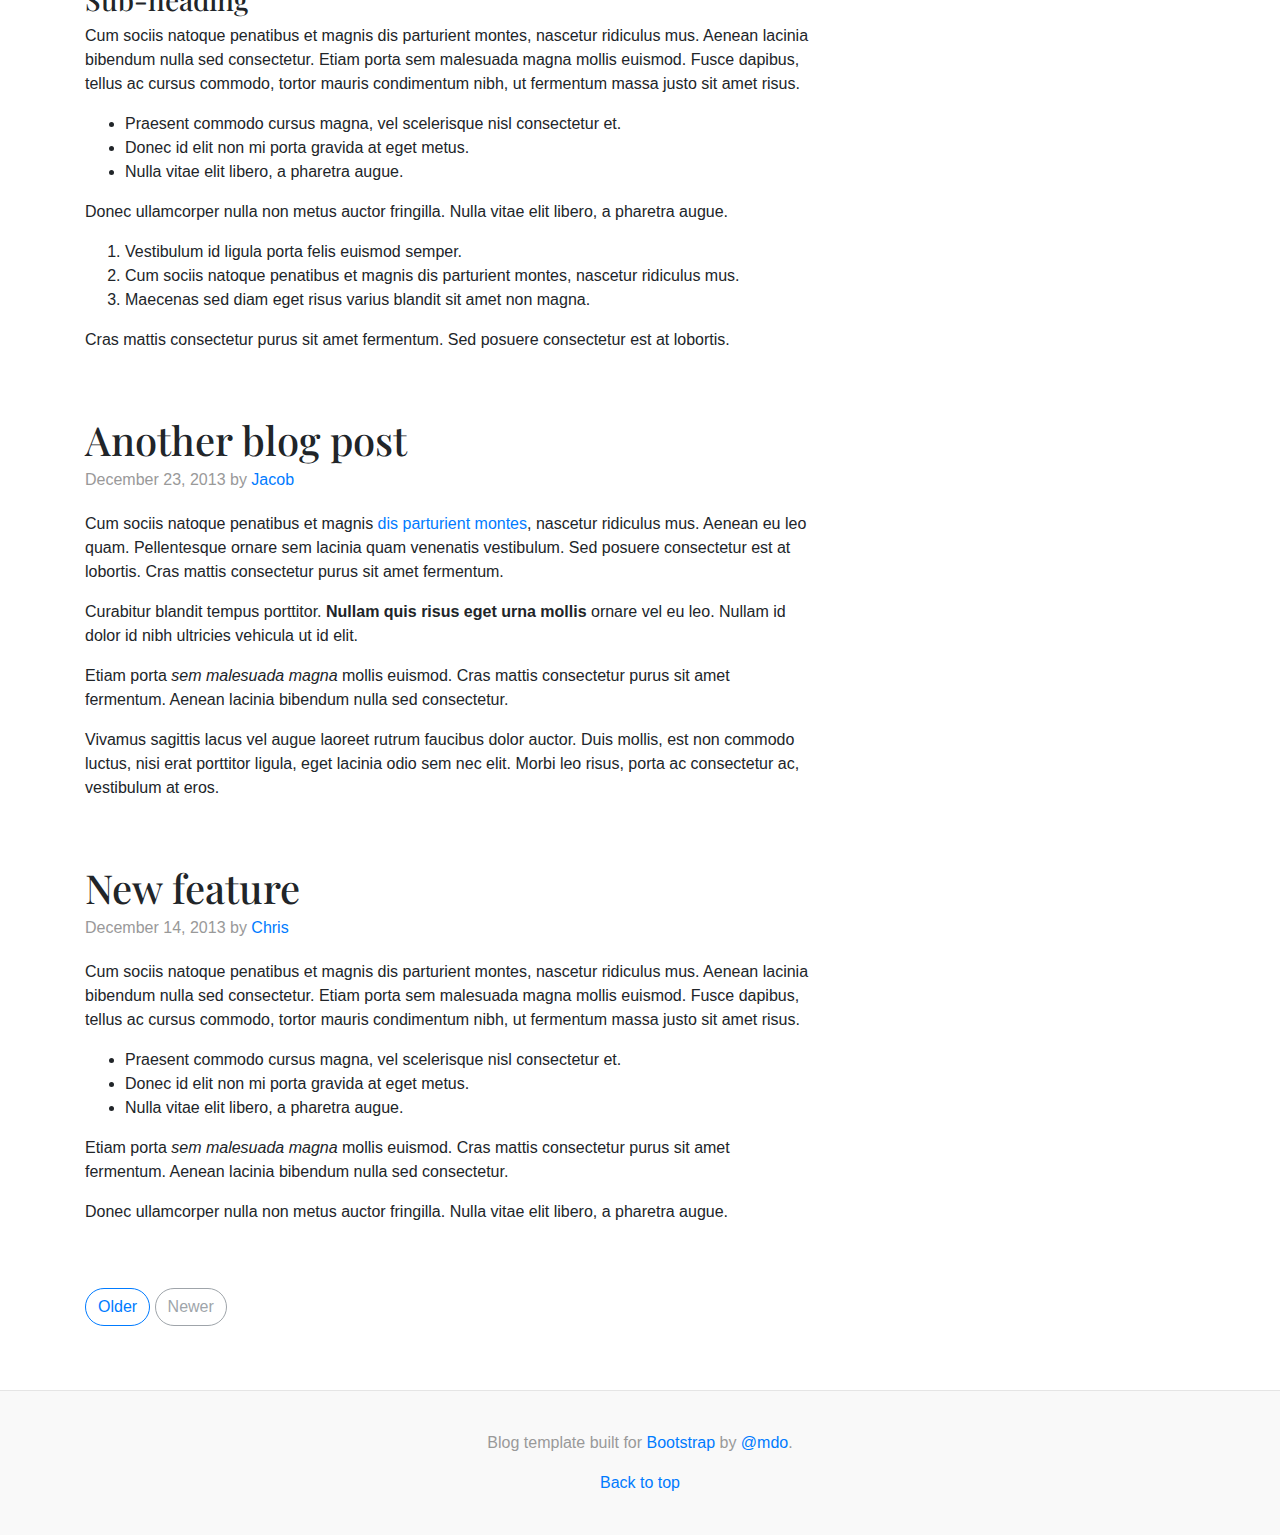
<file: bootstrap/docs/4.0/examples/blog/index.html>
<!doctype html>
<html lang="en">
  <head>
    <meta charset="utf-8">
    <meta name="viewport" content="width=device-width, initial-scale=1, shrink-to-fit=no">
    <meta name="description" content="">
    <meta name="author" content="">
    <link rel="icon" href="../../../../favicon.ico">

    <title>Blog Template for Bootstrap</title>

    <!-- Bootstrap core CSS -->
    <link href="../../../../dist/css/bootstrap.min.css" rel="stylesheet">

    <!-- Custom styles for this template -->
    <link href="https://fonts.googleapis.com/css?family=Playfair+Display:700,900" rel="stylesheet">
    <link href="blog.css" rel="stylesheet">
  </head>

  <body>

    <div class="container">
      <header class="blog-header py-3">
        <div class="row flex-nowrap justify-content-between align-items-center">
          <div class="col-4 pt-1">
            <a class="text-muted" href="#">Subscribe</a>
          </div>
          <div class="col-4 text-center">
            <a class="blog-header-logo text-dark" href="#">Large</a>
          </div>
          <div class="col-4 d-flex justify-content-end align-items-center">
            <a class="text-muted" href="#">
              <svg xmlns="http://www.w3.org/2000/svg" width="20" height="20" viewBox="0 0 24 24" fill="none" stroke="currentColor" stroke-width="2" stroke-linecap="round" stroke-linejoin="round" class="mx-3"><circle cx="10.5" cy="10.5" r="7.5"></circle><line x1="21" y1="21" x2="15.8" y2="15.8"></line></svg>
            </a>
            <a class="btn btn-sm btn-outline-secondary" href="#">Sign up</a>
          </div>
        </div>
      </header>

      <div class="nav-scroller py-1 mb-2">
        <nav class="nav d-flex justify-content-between">
          <a class="p-2 text-muted" href="#">World</a>
          <a class="p-2 text-muted" href="#">U.S.</a>
          <a class="p-2 text-muted" href="#">Technology</a>
          <a class="p-2 text-muted" href="#">Design</a>
          <a class="p-2 text-muted" href="#">Culture</a>
          <a class="p-2 text-muted" href="#">Business</a>
          <a class="p-2 text-muted" href="#">Politics</a>
          <a class="p-2 text-muted" href="#">Opinion</a>
          <a class="p-2 text-muted" href="#">Science</a>
          <a class="p-2 text-muted" href="#">Health</a>
          <a class="p-2 text-muted" href="#">Style</a>
          <a class="p-2 text-muted" href="#">Travel</a>
        </nav>
      </div>

      <div class="jumbotron p-3 p-md-5 text-white rounded bg-dark">
        <div class="col-md-6 px-0">
          <h1 class="display-4 font-italic">Title of a longer featured blog post</h1>
          <p class="lead my-3">Multiple lines of text that form the lede, informing new readers quickly and efficiently about what's most interesting in this post's contents.</p>
          <p class="lead mb-0"><a href="#" class="text-white font-weight-bold">Continue reading...</a></p>
        </div>
      </div>

      <div class="row mb-2">
        <div class="col-md-6">
          <div class="card flex-md-row mb-4 box-shadow h-md-250">
            <div class="card-body d-flex flex-column align-items-start">
              <strong class="d-inline-block mb-2 text-primary">World</strong>
              <h3 class="mb-0">
                <a class="text-dark" href="#">Featured post</a>
              </h3>
              <div class="mb-1 text-muted">Nov 12</div>
              <p class="card-text mb-auto">This is a wider card with supporting text below as a natural lead-in to additional content.</p>
              <a href="#">Continue reading</a>
            </div>
            <img class="card-img-right flex-auto d-none d-md-block" data-src="holder.js/200x250?theme=thumb" alt="Card image cap">
          </div>
        </div>
        <div class="col-md-6">
          <div class="card flex-md-row mb-4 box-shadow h-md-250">
            <div class="card-body d-flex flex-column align-items-start">
              <strong class="d-inline-block mb-2 text-success">Design</strong>
              <h3 class="mb-0">
                <a class="text-dark" href="#">Post title</a>
              </h3>
              <div class="mb-1 text-muted">Nov 11</div>
              <p class="card-text mb-auto">This is a wider card with supporting text below as a natural lead-in to additional content.</p>
              <a href="#">Continue reading</a>
            </div>
            <img class="card-img-right flex-auto d-none d-md-block" data-src="holder.js/200x250?theme=thumb" alt="Card image cap">
          </div>
        </div>
      </div>
    </div>

    <main role="main" class="container">
      <div class="row">
        <div class="col-md-8 blog-main">
          <h3 class="pb-3 mb-4 font-italic border-bottom">
            From the Firehose
          </h3>

          <div class="blog-post">
            <h2 class="blog-post-title">Sample blog post</h2>
            <p class="blog-post-meta">January 1, 2014 by <a href="#">Mark</a></p>

            <p>This blog post shows a few different types of content that's supported and styled with Bootstrap. Basic typography, images, and code are all supported.</p>
            <hr>
            <p>Cum sociis natoque penatibus et magnis <a href="#">dis parturient montes</a>, nascetur ridiculus mus. Aenean eu leo quam. Pellentesque ornare sem lacinia quam venenatis vestibulum. Sed posuere consectetur est at lobortis. Cras mattis consectetur purus sit amet fermentum.</p>
            <blockquote>
              <p>Curabitur blandit tempus porttitor. <strong>Nullam quis risus eget urna mollis</strong> ornare vel eu leo. Nullam id dolor id nibh ultricies vehicula ut id elit.</p>
            </blockquote>
            <p>Etiam porta <em>sem malesuada magna</em> mollis euismod. Cras mattis consectetur purus sit amet fermentum. Aenean lacinia bibendum nulla sed consectetur.</p>
            <h2>Heading</h2>
            <p>Vivamus sagittis lacus vel augue laoreet rutrum faucibus dolor auctor. Duis mollis, est non commodo luctus, nisi erat porttitor ligula, eget lacinia odio sem nec elit. Morbi leo risus, porta ac consectetur ac, vestibulum at eros.</p>
            <h3>Sub-heading</h3>
            <p>Cum sociis natoque penatibus et magnis dis parturient montes, nascetur ridiculus mus.</p>
            <pre><code>Example code block</code></pre>
            <p>Aenean lacinia bibendum nulla sed consectetur. Etiam porta sem malesuada magna mollis euismod. Fusce dapibus, tellus ac cursus commodo, tortor mauris condimentum nibh, ut fermentum massa.</p>
            <h3>Sub-heading</h3>
            <p>Cum sociis natoque penatibus et magnis dis parturient montes, nascetur ridiculus mus. Aenean lacinia bibendum nulla sed consectetur. Etiam porta sem malesuada magna mollis euismod. Fusce dapibus, tellus ac cursus commodo, tortor mauris condimentum nibh, ut fermentum massa justo sit amet risus.</p>
            <ul>
              <li>Praesent commodo cursus magna, vel scelerisque nisl consectetur et.</li>
              <li>Donec id elit non mi porta gravida at eget metus.</li>
              <li>Nulla vitae elit libero, a pharetra augue.</li>
            </ul>
            <p>Donec ullamcorper nulla non metus auctor fringilla. Nulla vitae elit libero, a pharetra augue.</p>
            <ol>
              <li>Vestibulum id ligula porta felis euismod semper.</li>
              <li>Cum sociis natoque penatibus et magnis dis parturient montes, nascetur ridiculus mus.</li>
              <li>Maecenas sed diam eget risus varius blandit sit amet non magna.</li>
            </ol>
            <p>Cras mattis consectetur purus sit amet fermentum. Sed posuere consectetur est at lobortis.</p>
          </div><!-- /.blog-post -->

          <div class="blog-post">
            <h2 class="blog-post-title">Another blog post</h2>
            <p class="blog-post-meta">December 23, 2013 by <a href="#">Jacob</a></p>

            <p>Cum sociis natoque penatibus et magnis <a href="#">dis parturient montes</a>, nascetur ridiculus mus. Aenean eu leo quam. Pellentesque ornare sem lacinia quam venenatis vestibulum. Sed posuere consectetur est at lobortis. Cras mattis consectetur purus sit amet fermentum.</p>
            <blockquote>
              <p>Curabitur blandit tempus porttitor. <strong>Nullam quis risus eget urna mollis</strong> ornare vel eu leo. Nullam id dolor id nibh ultricies vehicula ut id elit.</p>
            </blockquote>
            <p>Etiam porta <em>sem malesuada magna</em> mollis euismod. Cras mattis consectetur purus sit amet fermentum. Aenean lacinia bibendum nulla sed consectetur.</p>
            <p>Vivamus sagittis lacus vel augue laoreet rutrum faucibus dolor auctor. Duis mollis, est non commodo luctus, nisi erat porttitor ligula, eget lacinia odio sem nec elit. Morbi leo risus, porta ac consectetur ac, vestibulum at eros.</p>
          </div><!-- /.blog-post -->

          <div class="blog-post">
            <h2 class="blog-post-title">New feature</h2>
            <p class="blog-post-meta">December 14, 2013 by <a href="#">Chris</a></p>

            <p>Cum sociis natoque penatibus et magnis dis parturient montes, nascetur ridiculus mus. Aenean lacinia bibendum nulla sed consectetur. Etiam porta sem malesuada magna mollis euismod. Fusce dapibus, tellus ac cursus commodo, tortor mauris condimentum nibh, ut fermentum massa justo sit amet risus.</p>
            <ul>
              <li>Praesent commodo cursus magna, vel scelerisque nisl consectetur et.</li>
              <li>Donec id elit non mi porta gravida at eget metus.</li>
              <li>Nulla vitae elit libero, a pharetra augue.</li>
            </ul>
            <p>Etiam porta <em>sem malesuada magna</em> mollis euismod. Cras mattis consectetur purus sit amet fermentum. Aenean lacinia bibendum nulla sed consectetur.</p>
            <p>Donec ullamcorper nulla non metus auctor fringilla. Nulla vitae elit libero, a pharetra augue.</p>
          </div><!-- /.blog-post -->

          <nav class="blog-pagination">
            <a class="btn btn-outline-primary" href="#">Older</a>
            <a class="btn btn-outline-secondary disabled" href="#">Newer</a>
          </nav>

        </div><!-- /.blog-main -->

        <aside class="col-md-4 blog-sidebar">
          <div class="p-3 mb-3 bg-light rounded">
            <h4 class="font-italic">About</h4>
            <p class="mb-0">Etiam porta <em>sem malesuada magna</em> mollis euismod. Cras mattis consectetur purus sit amet fermentum. Aenean lacinia bibendum nulla sed consectetur.</p>
          </div>

          <div class="p-3">
            <h4 class="font-italic">Archives</h4>
            <ol class="list-unstyled mb-0">
              <li><a href="#">March 2014</a></li>
              <li><a href="#">February 2014</a></li>
              <li><a href="#">January 2014</a></li>
              <li><a href="#">December 2013</a></li>
              <li><a href="#">November 2013</a></li>
              <li><a href="#">October 2013</a></li>
              <li><a href="#">September 2013</a></li>
              <li><a href="#">August 2013</a></li>
              <li><a href="#">July 2013</a></li>
              <li><a href="#">June 2013</a></li>
              <li><a href="#">May 2013</a></li>
              <li><a href="#">April 2013</a></li>
            </ol>
          </div>

          <div class="p-3">
            <h4 class="font-italic">Elsewhere</h4>
            <ol class="list-unstyled">
              <li><a href="#">GitHub</a></li>
              <li><a href="#">Twitter</a></li>
              <li><a href="#">Facebook</a></li>
            </ol>
          </div>
        </aside><!-- /.blog-sidebar -->

      </div><!-- /.row -->

    </main><!-- /.container -->

    <footer class="blog-footer">
      <p>Blog template built for <a href="https://getbootstrap.com/">Bootstrap</a> by <a href="https://twitter.com/mdo">@mdo</a>.</p>
      <p>
        <a href="#">Back to top</a>
      </p>
    </footer>

    <!-- Bootstrap core JavaScript
    ================================================== -->
    <!-- Placed at the end of the document so the pages load faster -->
    <script src="https://code.jquery.com/jquery-3.2.1.slim.min.js" integrity="sha384-KJ3o2DKtIkvYIK3UENzmM7KCkRr/rE9/Qpg6aAZGJwFDMVNA/GpGFF93hXpG5KkN" crossorigin="anonymous"></script>
    <script>window.jQuery || document.write('<script src="../../../../assets/js/vendor/jquery-slim.min.js"><\/script>')</script>
    <script src="../../../../assets/js/vendor/popper.min.js"></script>
    <script src="../../../../dist/js/bootstrap.min.js"></script>
    <script src="../../../../assets/js/vendor/holder.min.js"></script>
    <script>
      Holder.addTheme('thumb', {
        bg: '#55595c',
        fg: '#eceeef',
        text: 'Thumbnail'
      });
    </script>
  </body>
</html>
</file>
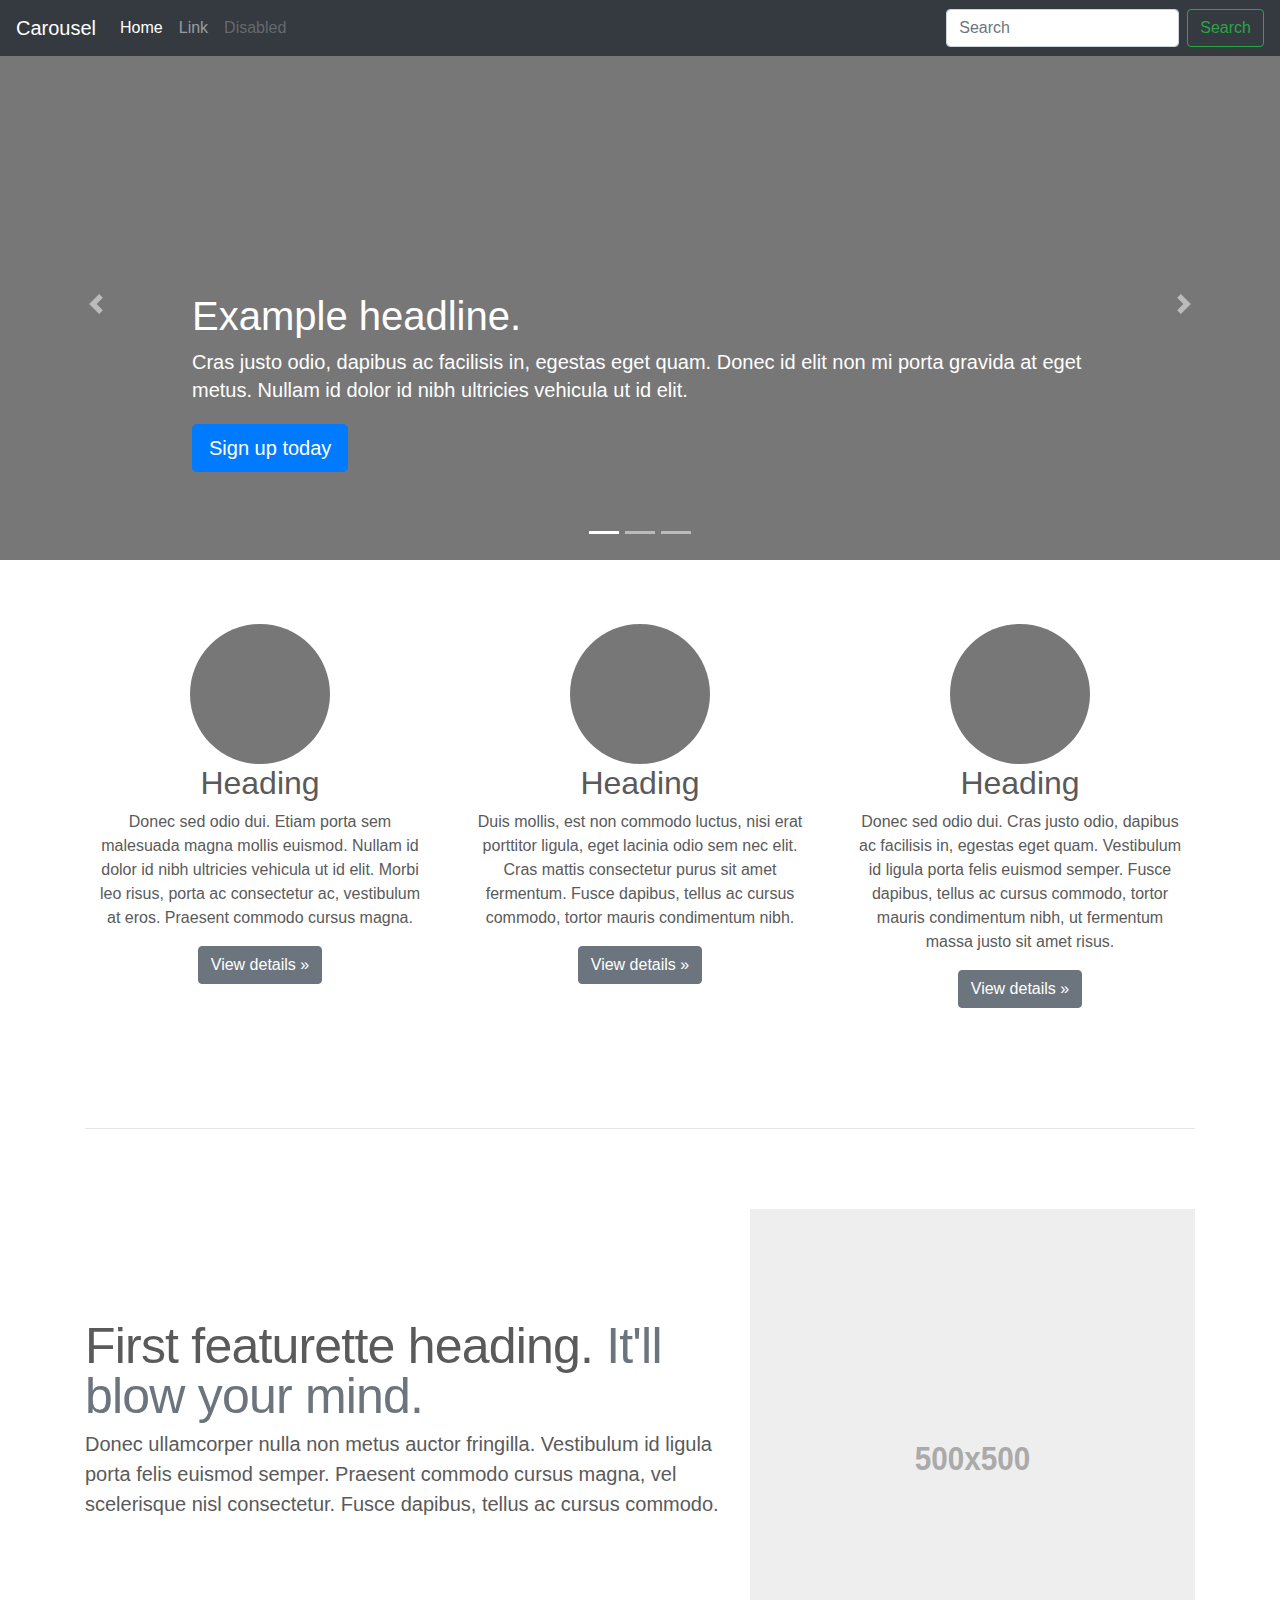
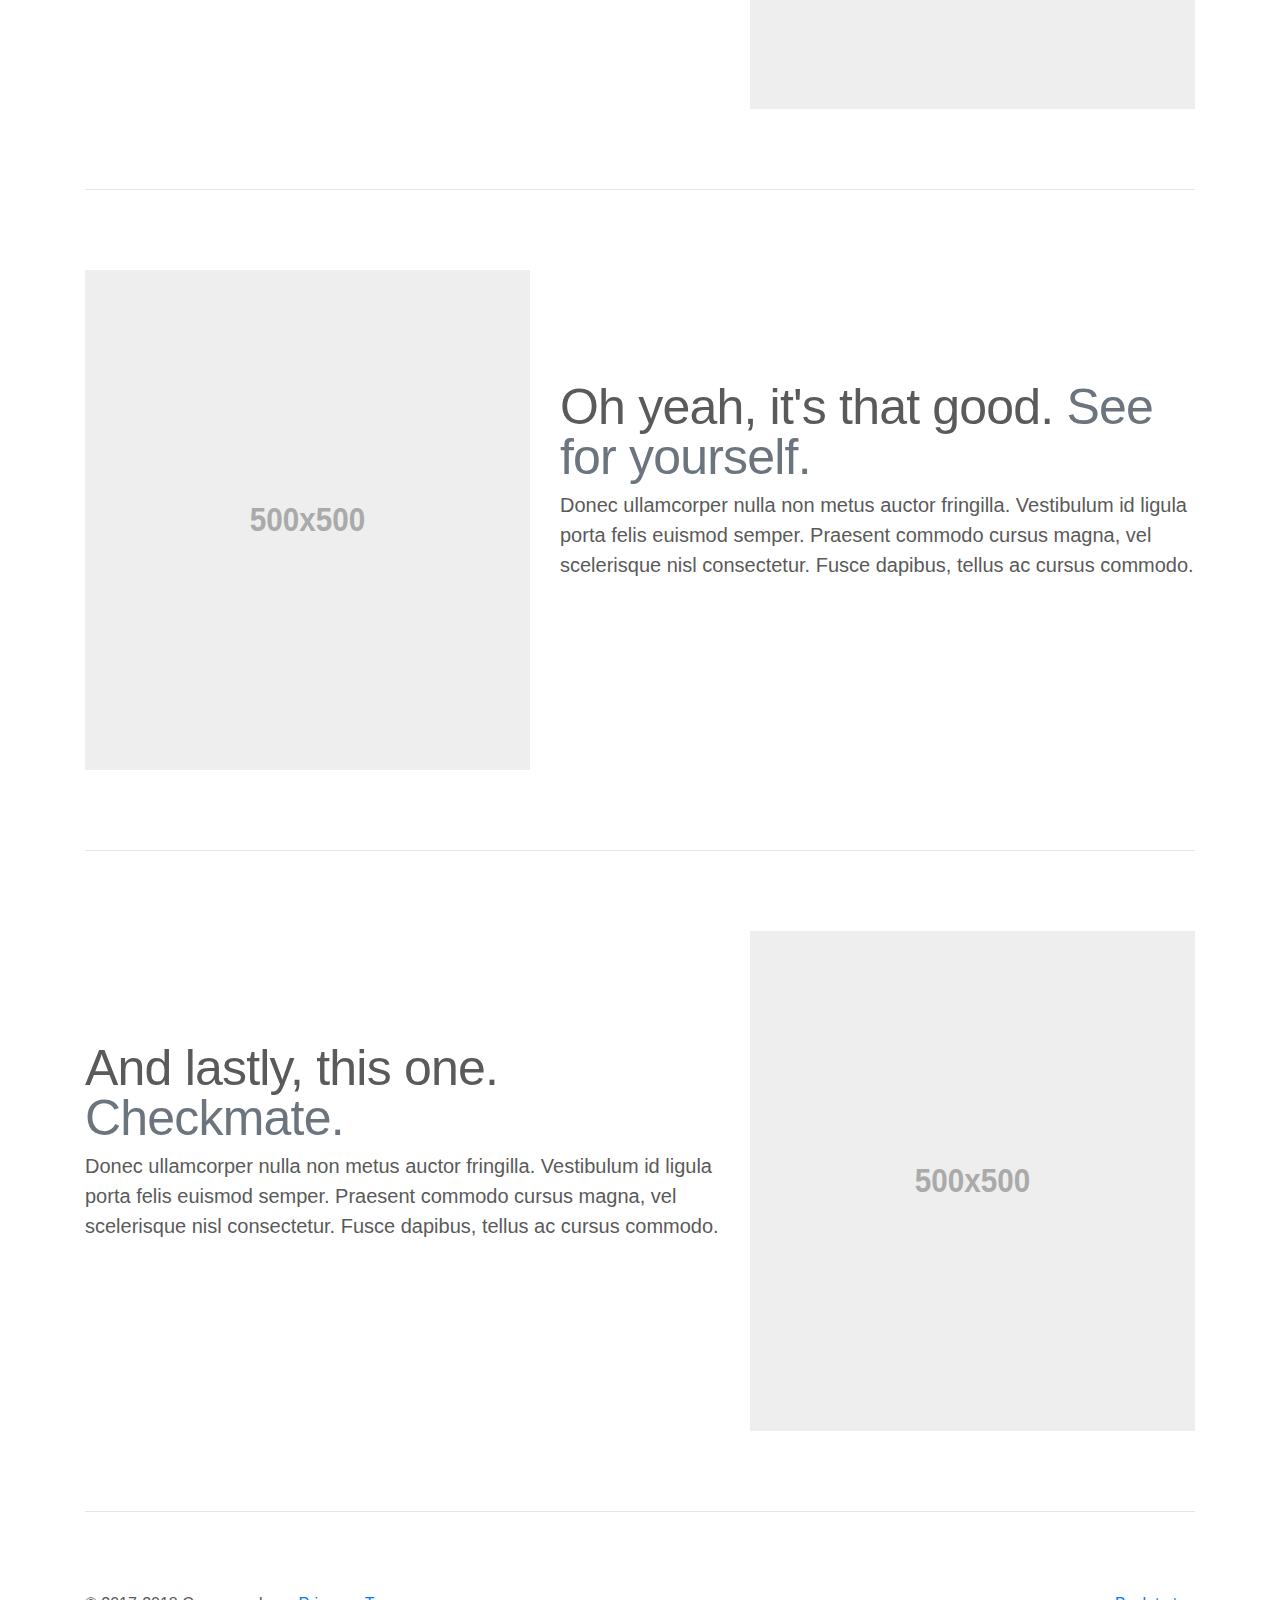
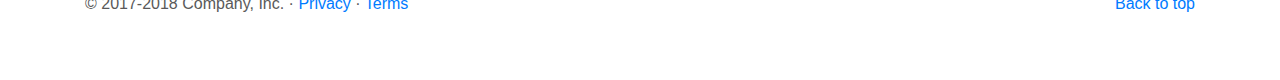
<file: bootstrap/docs/4.0/examples/carousel/index.html>
<!doctype html>
<html lang="en">
  <head>
    <meta charset="utf-8">
    <meta name="viewport" content="width=device-width, initial-scale=1, shrink-to-fit=no">
    <meta name="description" content="">
    <meta name="author" content="">
    <link rel="icon" href="../../../../favicon.ico">

    <title>Carousel Template for Bootstrap</title>

    <!-- Bootstrap core CSS -->
    <link href="../../../../dist/css/bootstrap.min.css" rel="stylesheet">

    <!-- Custom styles for this template -->
    <link href="carousel.css" rel="stylesheet">
  </head>
  <body>

    <header>
      <nav class="navbar navbar-expand-md navbar-dark fixed-top bg-dark">
        <a class="navbar-brand" href="#">Carousel</a>
        <button class="navbar-toggler" type="button" data-toggle="collapse" data-target="#navbarCollapse" aria-controls="navbarCollapse" aria-expanded="false" aria-label="Toggle navigation">
          <span class="navbar-toggler-icon"></span>
        </button>
        <div class="collapse navbar-collapse" id="navbarCollapse">
          <ul class="navbar-nav mr-auto">
            <li class="nav-item active">
              <a class="nav-link" href="#">Home <span class="sr-only">(current)</span></a>
            </li>
            <li class="nav-item">
              <a class="nav-link" href="#">Link</a>
            </li>
            <li class="nav-item">
              <a class="nav-link disabled" href="#">Disabled</a>
            </li>
          </ul>
          <form class="form-inline mt-2 mt-md-0">
            <input class="form-control mr-sm-2" type="text" placeholder="Search" aria-label="Search">
            <button class="btn btn-outline-success my-2 my-sm-0" type="submit">Search</button>
          </form>
        </div>
      </nav>
    </header>

    <main role="main">

      <div id="myCarousel" class="carousel slide" data-ride="carousel">
        <ol class="carousel-indicators">
          <li data-target="#myCarousel" data-slide-to="0" class="active"></li>
          <li data-target="#myCarousel" data-slide-to="1"></li>
          <li data-target="#myCarousel" data-slide-to="2"></li>
        </ol>
        <div class="carousel-inner">
          <div class="carousel-item active">
            <img class="first-slide" src="[data-uri]" alt="First slide">
            <div class="container">
              <div class="carousel-caption text-left">
                <h1>Example headline.</h1>
                <p>Cras justo odio, dapibus ac facilisis in, egestas eget quam. Donec id elit non mi porta gravida at eget metus. Nullam id dolor id nibh ultricies vehicula ut id elit.</p>
                <p><a class="btn btn-lg btn-primary" href="#" role="button">Sign up today</a></p>
              </div>
            </div>
          </div>
          <div class="carousel-item">
            <img class="second-slide" src="[data-uri]" alt="Second slide">
            <div class="container">
              <div class="carousel-caption">
                <h1>Another example headline.</h1>
                <p>Cras justo odio, dapibus ac facilisis in, egestas eget quam. Donec id elit non mi porta gravida at eget metus. Nullam id dolor id nibh ultricies vehicula ut id elit.</p>
                <p><a class="btn btn-lg btn-primary" href="#" role="button">Learn more</a></p>
              </div>
            </div>
          </div>
          <div class="carousel-item">
            <img class="third-slide" src="[data-uri]" alt="Third slide">
            <div class="container">
              <div class="carousel-caption text-right">
                <h1>One more for good measure.</h1>
                <p>Cras justo odio, dapibus ac facilisis in, egestas eget quam. Donec id elit non mi porta gravida at eget metus. Nullam id dolor id nibh ultricies vehicula ut id elit.</p>
                <p><a class="btn btn-lg btn-primary" href="#" role="button">Browse gallery</a></p>
              </div>
            </div>
          </div>
        </div>
        <a class="carousel-control-prev" href="#myCarousel" role="button" data-slide="prev">
          <span class="carousel-control-prev-icon" aria-hidden="true"></span>
          <span class="sr-only">Previous</span>
        </a>
        <a class="carousel-control-next" href="#myCarousel" role="button" data-slide="next">
          <span class="carousel-control-next-icon" aria-hidden="true"></span>
          <span class="sr-only">Next</span>
        </a>
      </div>


      <!-- Marketing messaging and featurettes
      ================================================== -->
      <!-- Wrap the rest of the page in another container to center all the content. -->

      <div class="container marketing">

        <!-- Three columns of text below the carousel -->
        <div class="row">
          <div class="col-lg-4">
            <img class="rounded-circle" src="[data-uri]" alt="Generic placeholder image" width="140" height="140">
            <h2>Heading</h2>
            <p>Donec sed odio dui. Etiam porta sem malesuada magna mollis euismod. Nullam id dolor id nibh ultricies vehicula ut id elit. Morbi leo risus, porta ac consectetur ac, vestibulum at eros. Praesent commodo cursus magna.</p>
            <p><a class="btn btn-secondary" href="#" role="button">View details &raquo;</a></p>
          </div><!-- /.col-lg-4 -->
          <div class="col-lg-4">
            <img class="rounded-circle" src="[data-uri]" alt="Generic placeholder image" width="140" height="140">
            <h2>Heading</h2>
            <p>Duis mollis, est non commodo luctus, nisi erat porttitor ligula, eget lacinia odio sem nec elit. Cras mattis consectetur purus sit amet fermentum. Fusce dapibus, tellus ac cursus commodo, tortor mauris condimentum nibh.</p>
            <p><a class="btn btn-secondary" href="#" role="button">View details &raquo;</a></p>
          </div><!-- /.col-lg-4 -->
          <div class="col-lg-4">
            <img class="rounded-circle" src="[data-uri]" alt="Generic placeholder image" width="140" height="140">
            <h2>Heading</h2>
            <p>Donec sed odio dui. Cras justo odio, dapibus ac facilisis in, egestas eget quam. Vestibulum id ligula porta felis euismod semper. Fusce dapibus, tellus ac cursus commodo, tortor mauris condimentum nibh, ut fermentum massa justo sit amet risus.</p>
            <p><a class="btn btn-secondary" href="#" role="button">View details &raquo;</a></p>
          </div><!-- /.col-lg-4 -->
        </div><!-- /.row -->


        <!-- START THE FEATURETTES -->

        <hr class="featurette-divider">

        <div class="row featurette">
          <div class="col-md-7">
            <h2 class="featurette-heading">First featurette heading. <span class="text-muted">It'll blow your mind.</span></h2>
            <p class="lead">Donec ullamcorper nulla non metus auctor fringilla. Vestibulum id ligula porta felis euismod semper. Praesent commodo cursus magna, vel scelerisque nisl consectetur. Fusce dapibus, tellus ac cursus commodo.</p>
          </div>
          <div class="col-md-5">
            <img class="featurette-image img-fluid mx-auto" data-src="holder.js/500x500/auto" alt="Generic placeholder image">
          </div>
        </div>

        <hr class="featurette-divider">

        <div class="row featurette">
          <div class="col-md-7 order-md-2">
            <h2 class="featurette-heading">Oh yeah, it's that good. <span class="text-muted">See for yourself.</span></h2>
            <p class="lead">Donec ullamcorper nulla non metus auctor fringilla. Vestibulum id ligula porta felis euismod semper. Praesent commodo cursus magna, vel scelerisque nisl consectetur. Fusce dapibus, tellus ac cursus commodo.</p>
          </div>
          <div class="col-md-5 order-md-1">
            <img class="featurette-image img-fluid mx-auto" data-src="holder.js/500x500/auto" alt="Generic placeholder image">
          </div>
        </div>

        <hr class="featurette-divider">

        <div class="row featurette">
          <div class="col-md-7">
            <h2 class="featurette-heading">And lastly, this one. <span class="text-muted">Checkmate.</span></h2>
            <p class="lead">Donec ullamcorper nulla non metus auctor fringilla. Vestibulum id ligula porta felis euismod semper. Praesent commodo cursus magna, vel scelerisque nisl consectetur. Fusce dapibus, tellus ac cursus commodo.</p>
          </div>
          <div class="col-md-5">
            <img class="featurette-image img-fluid mx-auto" data-src="holder.js/500x500/auto" alt="Generic placeholder image">
          </div>
        </div>

        <hr class="featurette-divider">

        <!-- /END THE FEATURETTES -->

      </div><!-- /.container -->


      <!-- FOOTER -->
      <footer class="container">
        <p class="float-right"><a href="#">Back to top</a></p>
        <p>&copy; 2017-2018 Company, Inc. &middot; <a href="#">Privacy</a> &middot; <a href="#">Terms</a></p>
      </footer>
    </main>

    <!-- Bootstrap core JavaScript
    ================================================== -->
    <!-- Placed at the end of the document so the pages load faster -->
    <script src="https://code.jquery.com/jquery-3.2.1.slim.min.js" integrity="sha384-KJ3o2DKtIkvYIK3UENzmM7KCkRr/rE9/Qpg6aAZGJwFDMVNA/GpGFF93hXpG5KkN" crossorigin="anonymous"></script>
    <script>window.jQuery || document.write('<script src="../../../../assets/js/vendor/jquery-slim.min.js"><\/script>')</script>
    <script src="../../../../assets/js/vendor/popper.min.js"></script>
    <script src="../../../../dist/js/bootstrap.min.js"></script>
    <!-- Just to make our placeholder images work. Don't actually copy the next line! -->
    <script src="../../../../assets/js/vendor/holder.min.js"></script>
  </body>
</html>
</file>
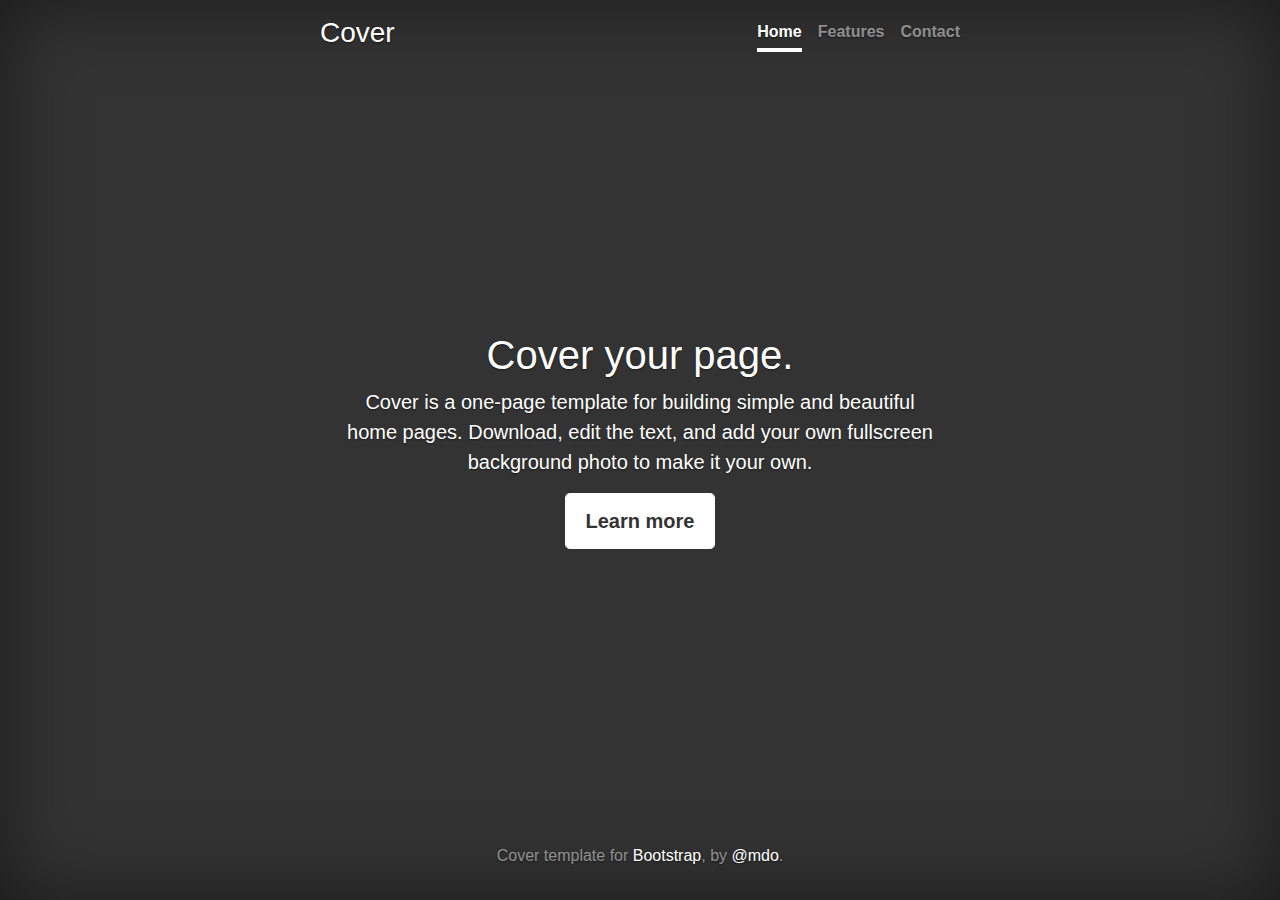
<file: bootstrap/docs/4.0/examples/cover/index.html>
<!doctype html>
<html lang="en">
  <head>
    <meta charset="utf-8">
    <meta name="viewport" content="width=device-width, initial-scale=1, shrink-to-fit=no">
    <meta name="description" content="">
    <meta name="author" content="">
    <link rel="icon" href="../../../../favicon.ico">

    <title>Cover Template for Bootstrap</title>

    <!-- Bootstrap core CSS -->
    <link href="../../../../dist/css/bootstrap.min.css" rel="stylesheet">

    <!-- Custom styles for this template -->
    <link href="cover.css" rel="stylesheet">
  </head>

  <body class="text-center">

    <div class="cover-container d-flex h-100 p-3 mx-auto flex-column">
      <header class="masthead mb-auto">
        <div class="inner">
          <h3 class="masthead-brand">Cover</h3>
          <nav class="nav nav-masthead justify-content-center">
            <a class="nav-link active" href="#">Home</a>
            <a class="nav-link" href="#">Features</a>
            <a class="nav-link" href="#">Contact</a>
          </nav>
        </div>
      </header>

      <main role="main" class="inner cover">
        <h1 class="cover-heading">Cover your page.</h1>
        <p class="lead">Cover is a one-page template for building simple and beautiful home pages. Download, edit the text, and add your own fullscreen background photo to make it your own.</p>
        <p class="lead">
          <a href="#" class="btn btn-lg btn-secondary">Learn more</a>
        </p>
      </main>

      <footer class="mastfoot mt-auto">
        <div class="inner">
          <p>Cover template for <a href="https://getbootstrap.com/">Bootstrap</a>, by <a href="https://twitter.com/mdo">@mdo</a>.</p>
        </div>
      </footer>
    </div>


    <!-- Bootstrap core JavaScript
    ================================================== -->
    <!-- Placed at the end of the document so the pages load faster -->
    <script src="https://code.jquery.com/jquery-3.2.1.slim.min.js" integrity="sha384-KJ3o2DKtIkvYIK3UENzmM7KCkRr/rE9/Qpg6aAZGJwFDMVNA/GpGFF93hXpG5KkN" crossorigin="anonymous"></script>
    <script>window.jQuery || document.write('<script src="../../../../assets/js/vendor/jquery-slim.min.js"><\/script>')</script>
    <script src="../../../../assets/js/vendor/popper.min.js"></script>
    <script src="../../../../dist/js/bootstrap.min.js"></script>
  </body>
</html>
</file>
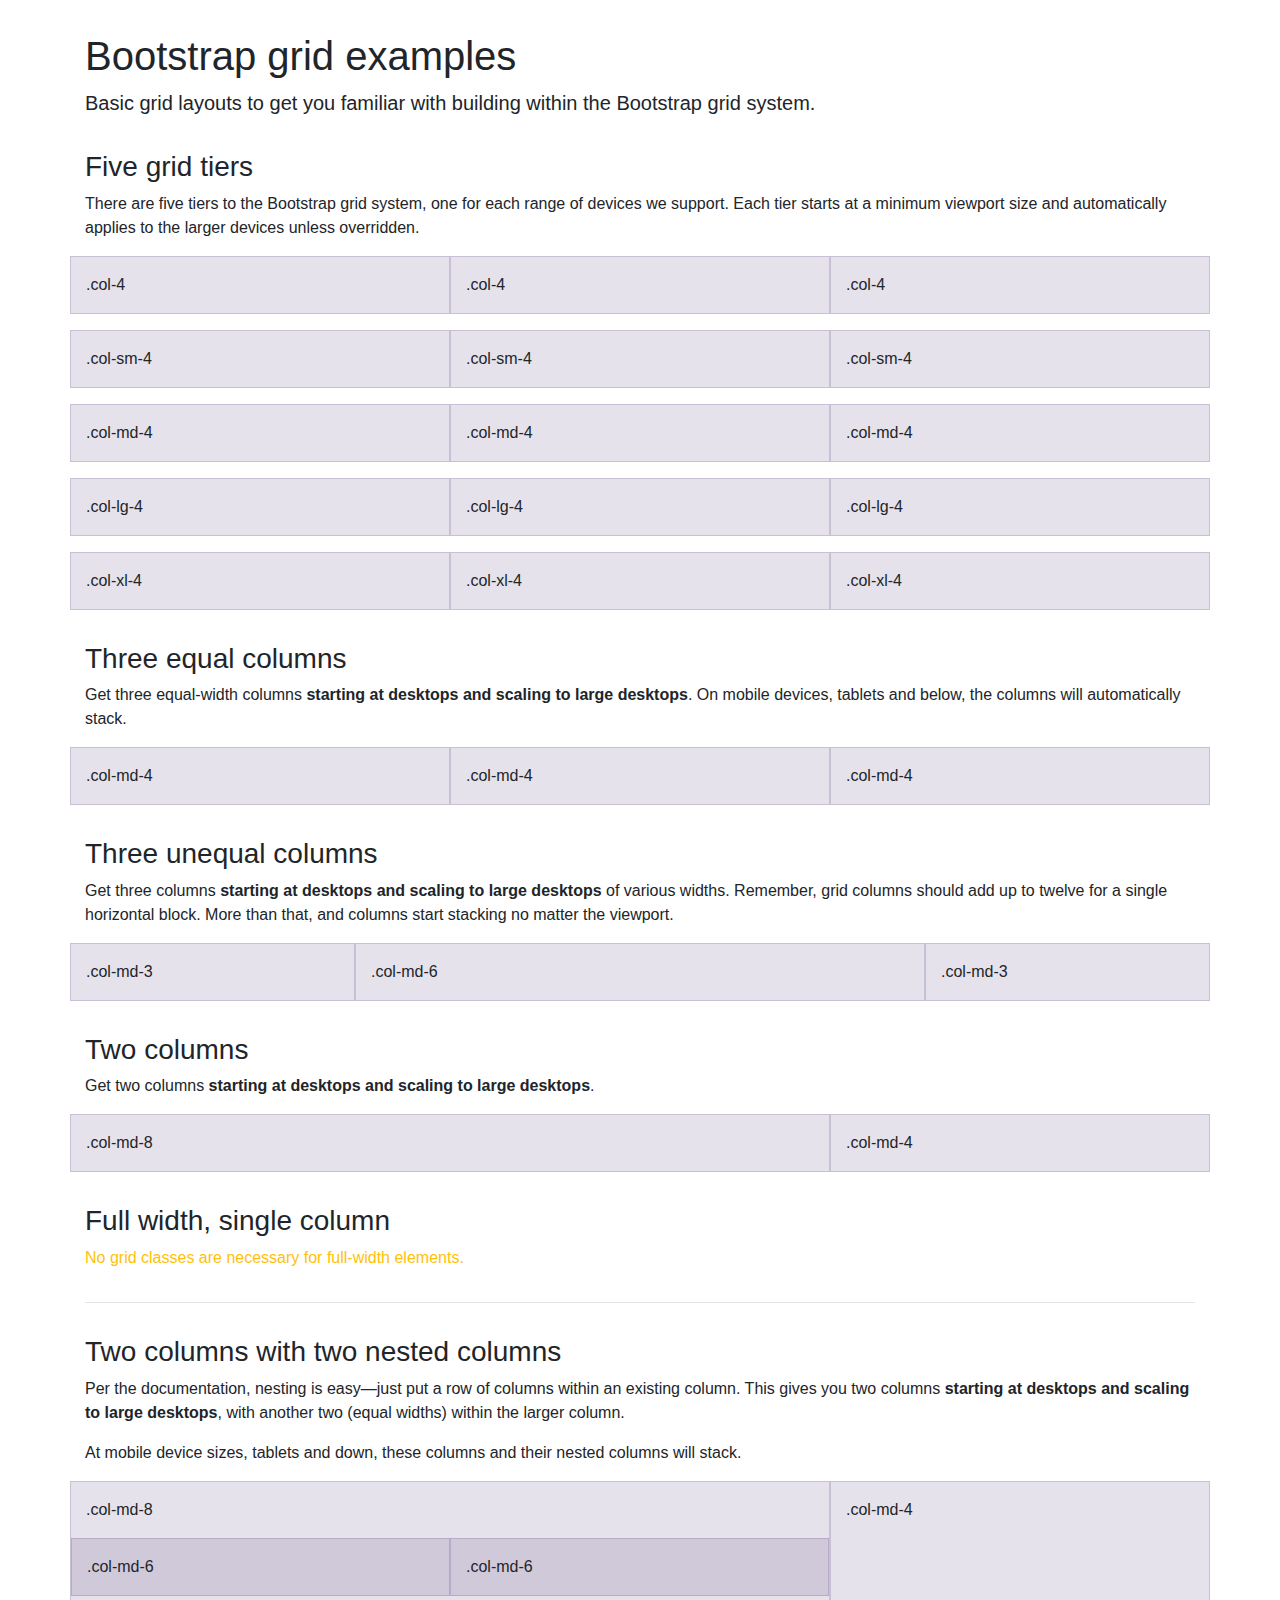
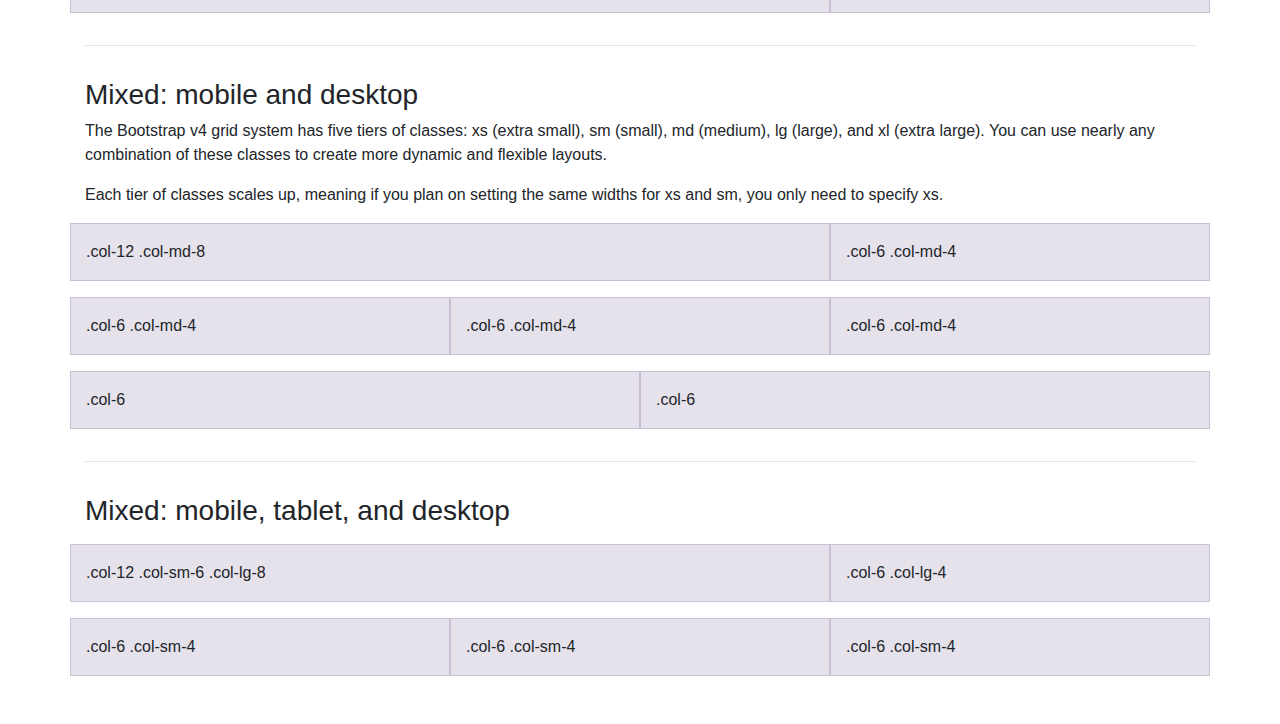
<file: bootstrap/docs/4.0/examples/grid/index.html>
<!doctype html>
<html lang="en">
  <head>
    <meta charset="utf-8">
    <meta name="viewport" content="width=device-width, initial-scale=1, shrink-to-fit=no">
    <meta name="description" content="">
    <meta name="author" content="">
    <link rel="icon" href="../../../../favicon.ico">

    <title>Grid Template for Bootstrap</title>

    <!-- Bootstrap core CSS -->
    <link href="../../../../dist/css/bootstrap.min.css" rel="stylesheet">

    <!-- Custom styles for this template -->
    <link href="grid.css" rel="stylesheet">
  </head>

  <body>
    <div class="container">

      <h1>Bootstrap grid examples</h1>
      <p class="lead">Basic grid layouts to get you familiar with building within the Bootstrap grid system.</p>

      <h3>Five grid tiers</h3>
      <p>There are five tiers to the Bootstrap grid system, one for each range of devices we support. Each tier starts at a minimum viewport size and automatically applies to the larger devices unless overridden.</p>

      <div class="row">
        <div class="col-4">.col-4</div>
        <div class="col-4">.col-4</div>
        <div class="col-4">.col-4</div>
      </div>

      <div class="row">
        <div class="col-sm-4">.col-sm-4</div>
        <div class="col-sm-4">.col-sm-4</div>
        <div class="col-sm-4">.col-sm-4</div>
      </div>

      <div class="row">
        <div class="col-md-4">.col-md-4</div>
        <div class="col-md-4">.col-md-4</div>
        <div class="col-md-4">.col-md-4</div>
      </div>

      <div class="row">
        <div class="col-lg-4">.col-lg-4</div>
        <div class="col-lg-4">.col-lg-4</div>
        <div class="col-lg-4">.col-lg-4</div>
      </div>

      <div class="row">
        <div class="col-xl-4">.col-xl-4</div>
        <div class="col-xl-4">.col-xl-4</div>
        <div class="col-xl-4">.col-xl-4</div>
      </div>

      <h3>Three equal columns</h3>
      <p>Get three equal-width columns <strong>starting at desktops and scaling to large desktops</strong>. On mobile devices, tablets and below, the columns will automatically stack.</p>
      <div class="row">
        <div class="col-md-4">.col-md-4</div>
        <div class="col-md-4">.col-md-4</div>
        <div class="col-md-4">.col-md-4</div>
      </div>

      <h3>Three unequal columns</h3>
      <p>Get three columns <strong>starting at desktops and scaling to large desktops</strong> of various widths. Remember, grid columns should add up to twelve for a single horizontal block. More than that, and columns start stacking no matter the viewport.</p>
      <div class="row">
        <div class="col-md-3">.col-md-3</div>
        <div class="col-md-6">.col-md-6</div>
        <div class="col-md-3">.col-md-3</div>
      </div>

      <h3>Two columns</h3>
      <p>Get two columns <strong>starting at desktops and scaling to large desktops</strong>.</p>
      <div class="row">
        <div class="col-md-8">.col-md-8</div>
        <div class="col-md-4">.col-md-4</div>
      </div>

      <h3>Full width, single column</h3>
      <p class="text-warning">No grid classes are necessary for full-width elements.</p>

      <hr>

      <h3>Two columns with two nested columns</h3>
      <p>Per the documentation, nesting is easy—just put a row of columns within an existing column. This gives you two columns <strong>starting at desktops and scaling to large desktops</strong>, with another two (equal widths) within the larger column.</p>
      <p>At mobile device sizes, tablets and down, these columns and their nested columns will stack.</p>
      <div class="row">
        <div class="col-md-8">
          .col-md-8
          <div class="row">
            <div class="col-md-6">.col-md-6</div>
            <div class="col-md-6">.col-md-6</div>
          </div>
        </div>
        <div class="col-md-4">.col-md-4</div>
      </div>

      <hr>

      <h3>Mixed: mobile and desktop</h3>
      <p>The Bootstrap v4 grid system has five tiers of classes: xs (extra small), sm (small), md (medium), lg (large), and xl (extra large). You can use nearly any combination of these classes to create more dynamic and flexible layouts.</p>
      <p>Each tier of classes scales up, meaning if you plan on setting the same widths for xs and sm, you only need to specify xs.</p>
      <div class="row">
        <div class="col-12 col-md-8">.col-12 .col-md-8</div>
        <div class="col-6 col-md-4">.col-6 .col-md-4</div>
      </div>
      <div class="row">
        <div class="col-6 col-md-4">.col-6 .col-md-4</div>
        <div class="col-6 col-md-4">.col-6 .col-md-4</div>
        <div class="col-6 col-md-4">.col-6 .col-md-4</div>
      </div>
      <div class="row">
        <div class="col-6">.col-6</div>
        <div class="col-6">.col-6</div>
      </div>

      <hr>

      <h3>Mixed: mobile, tablet, and desktop</h3>
      <p></p>
      <div class="row">
        <div class="col-12 col-sm-6 col-lg-8">.col-12 .col-sm-6 .col-lg-8</div>
        <div class="col-6 col-lg-4">.col-6 .col-lg-4</div>
      </div>
      <div class="row">
        <div class="col-6 col-sm-4">.col-6 .col-sm-4</div>
        <div class="col-6 col-sm-4">.col-6 .col-sm-4</div>
        <div class="col-6 col-sm-4">.col-6 .col-sm-4</div>
      </div>

    </div> <!-- /container -->
  </body>
</html>
</file>
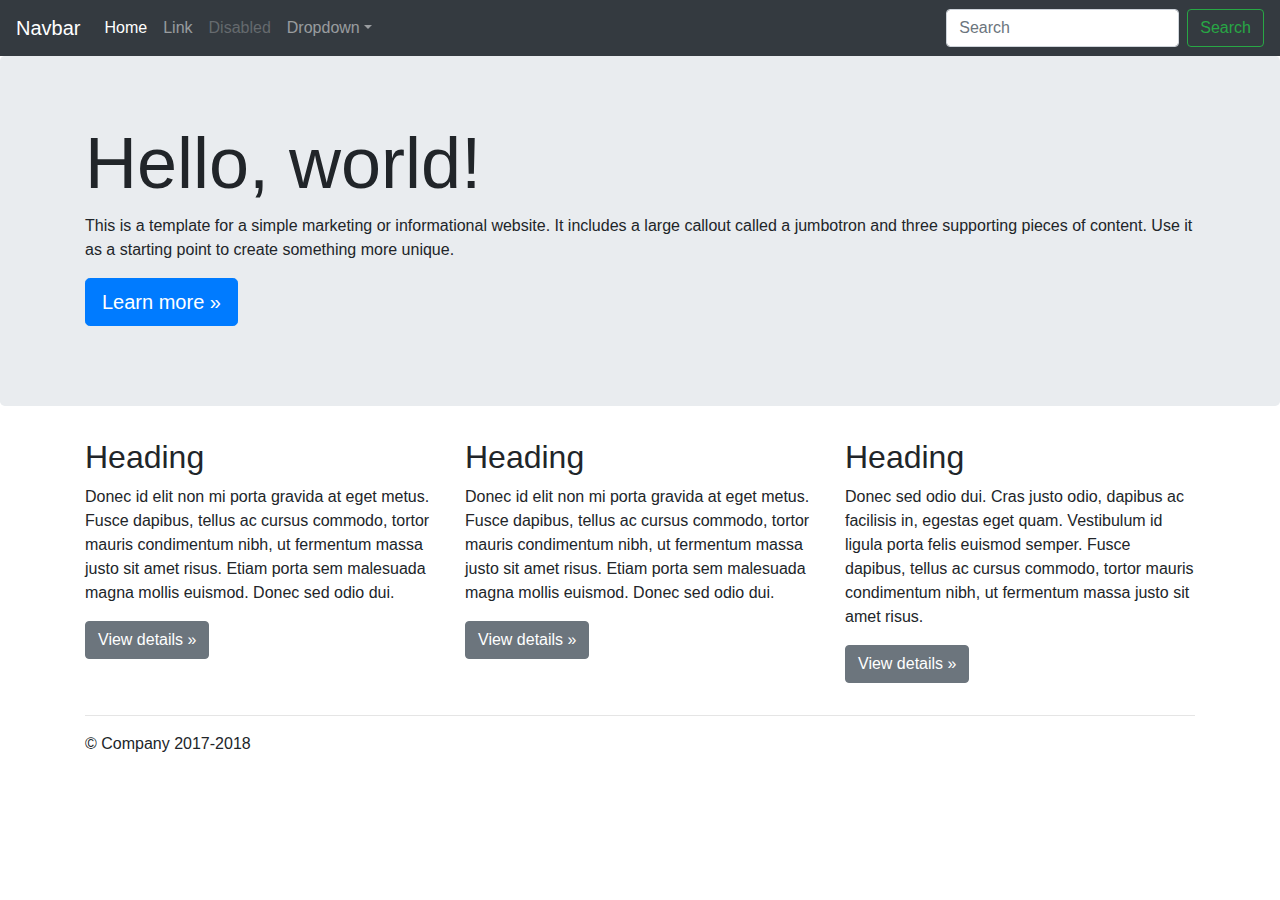
<file: bootstrap/docs/4.0/examples/jumbotron/index.html>
<!doctype html>
<html lang="en">
  <head>
    <meta charset="utf-8">
    <meta name="viewport" content="width=device-width, initial-scale=1, shrink-to-fit=no">
    <meta name="description" content="">
    <meta name="author" content="">
    <link rel="icon" href="../../../../favicon.ico">

    <title>Jumbotron Template for Bootstrap</title>

    <!-- Bootstrap core CSS -->
    <link href="../../../../dist/css/bootstrap.min.css" rel="stylesheet">

    <!-- Custom styles for this template -->
    <link href="jumbotron.css" rel="stylesheet">
  </head>

  <body>

    <nav class="navbar navbar-expand-md navbar-dark fixed-top bg-dark">
      <a class="navbar-brand" href="#">Navbar</a>
      <button class="navbar-toggler" type="button" data-toggle="collapse" data-target="#navbarsExampleDefault" aria-controls="navbarsExampleDefault" aria-expanded="false" aria-label="Toggle navigation">
        <span class="navbar-toggler-icon"></span>
      </button>

      <div class="collapse navbar-collapse" id="navbarsExampleDefault">
        <ul class="navbar-nav mr-auto">
          <li class="nav-item active">
            <a class="nav-link" href="#">Home <span class="sr-only">(current)</span></a>
          </li>
          <li class="nav-item">
            <a class="nav-link" href="#">Link</a>
          </li>
          <li class="nav-item">
            <a class="nav-link disabled" href="#">Disabled</a>
          </li>
          <li class="nav-item dropdown">
            <a class="nav-link dropdown-toggle" href="http://example.com" id="dropdown01" data-toggle="dropdown" aria-haspopup="true" aria-expanded="false">Dropdown</a>
            <div class="dropdown-menu" aria-labelledby="dropdown01">
              <a class="dropdown-item" href="#">Action</a>
              <a class="dropdown-item" href="#">Another action</a>
              <a class="dropdown-item" href="#">Something else here</a>
            </div>
          </li>
        </ul>
        <form class="form-inline my-2 my-lg-0">
          <input class="form-control mr-sm-2" type="text" placeholder="Search" aria-label="Search">
          <button class="btn btn-outline-success my-2 my-sm-0" type="submit">Search</button>
        </form>
      </div>
    </nav>

    <main role="main">

      <!-- Main jumbotron for a primary marketing message or call to action -->
      <div class="jumbotron">
        <div class="container">
          <h1 class="display-3">Hello, world!</h1>
          <p>This is a template for a simple marketing or informational website. It includes a large callout called a jumbotron and three supporting pieces of content. Use it as a starting point to create something more unique.</p>
          <p><a class="btn btn-primary btn-lg" href="#" role="button">Learn more &raquo;</a></p>
        </div>
      </div>

      <div class="container">
        <!-- Example row of columns -->
        <div class="row">
          <div class="col-md-4">
            <h2>Heading</h2>
            <p>Donec id elit non mi porta gravida at eget metus. Fusce dapibus, tellus ac cursus commodo, tortor mauris condimentum nibh, ut fermentum massa justo sit amet risus. Etiam porta sem malesuada magna mollis euismod. Donec sed odio dui. </p>
            <p><a class="btn btn-secondary" href="#" role="button">View details &raquo;</a></p>
          </div>
          <div class="col-md-4">
            <h2>Heading</h2>
            <p>Donec id elit non mi porta gravida at eget metus. Fusce dapibus, tellus ac cursus commodo, tortor mauris condimentum nibh, ut fermentum massa justo sit amet risus. Etiam porta sem malesuada magna mollis euismod. Donec sed odio dui. </p>
            <p><a class="btn btn-secondary" href="#" role="button">View details &raquo;</a></p>
          </div>
          <div class="col-md-4">
            <h2>Heading</h2>
            <p>Donec sed odio dui. Cras justo odio, dapibus ac facilisis in, egestas eget quam. Vestibulum id ligula porta felis euismod semper. Fusce dapibus, tellus ac cursus commodo, tortor mauris condimentum nibh, ut fermentum massa justo sit amet risus.</p>
            <p><a class="btn btn-secondary" href="#" role="button">View details &raquo;</a></p>
          </div>
        </div>

        <hr>

      </div> <!-- /container -->

    </main>

    <footer class="container">
      <p>&copy; Company 2017-2018</p>
    </footer>

    <!-- Bootstrap core JavaScript
    ================================================== -->
    <!-- Placed at the end of the document so the pages load faster -->
    <script src="https://code.jquery.com/jquery-3.2.1.slim.min.js" integrity="sha384-KJ3o2DKtIkvYIK3UENzmM7KCkRr/rE9/Qpg6aAZGJwFDMVNA/GpGFF93hXpG5KkN" crossorigin="anonymous"></script>
    <script>window.jQuery || document.write('<script src="../../../../assets/js/vendor/jquery-slim.min.js"><\/script>')</script>
    <script src="../../../../assets/js/vendor/popper.min.js"></script>
    <script src="../../../../dist/js/bootstrap.min.js"></script>
  </body>
</html>
</file>
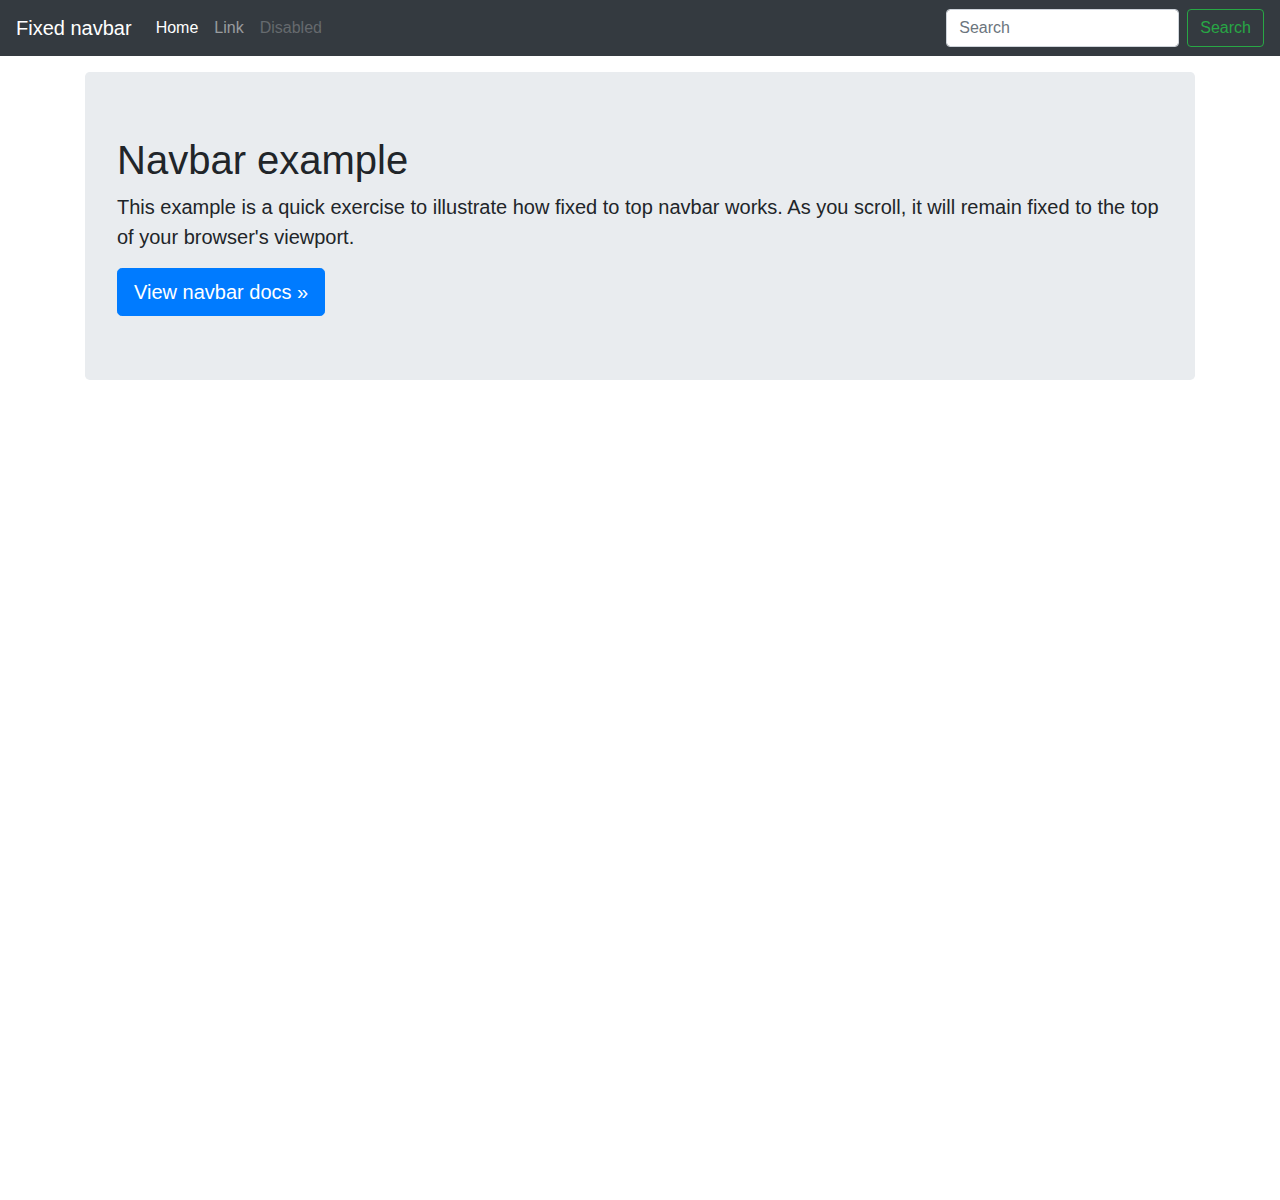
<file: bootstrap/docs/4.0/examples/navbar-fixed/index.html>
<!doctype html>
<html lang="en">
  <head>
    <meta charset="utf-8">
    <meta name="viewport" content="width=device-width, initial-scale=1, shrink-to-fit=no">
    <meta name="description" content="">
    <meta name="author" content="">
    <link rel="icon" href="../../../../favicon.ico">

    <title>Fixed top navbar example for Bootstrap</title>

    <!-- Bootstrap core CSS -->
    <link href="../../../../dist/css/bootstrap.min.css" rel="stylesheet">

    <!-- Custom styles for this template -->
    <link href="navbar-top-fixed.css" rel="stylesheet">
  </head>

  <body>

    <nav class="navbar navbar-expand-md navbar-dark fixed-top bg-dark">
      <a class="navbar-brand" href="#">Fixed navbar</a>
      <button class="navbar-toggler" type="button" data-toggle="collapse" data-target="#navbarCollapse" aria-controls="navbarCollapse" aria-expanded="false" aria-label="Toggle navigation">
        <span class="navbar-toggler-icon"></span>
      </button>
      <div class="collapse navbar-collapse" id="navbarCollapse">
        <ul class="navbar-nav mr-auto">
          <li class="nav-item active">
            <a class="nav-link" href="#">Home <span class="sr-only">(current)</span></a>
          </li>
          <li class="nav-item">
            <a class="nav-link" href="#">Link</a>
          </li>
          <li class="nav-item">
            <a class="nav-link disabled" href="#">Disabled</a>
          </li>
        </ul>
        <form class="form-inline mt-2 mt-md-0">
          <input class="form-control mr-sm-2" type="text" placeholder="Search" aria-label="Search">
          <button class="btn btn-outline-success my-2 my-sm-0" type="submit">Search</button>
        </form>
      </div>
    </nav>

    <main role="main" class="container">
      <div class="jumbotron">
        <h1>Navbar example</h1>
        <p class="lead">This example is a quick exercise to illustrate how fixed to top navbar works. As you scroll, it will remain fixed to the top of your browser's viewport.</p>
        <a class="btn btn-lg btn-primary" href="../../components/navbar/" role="button">View navbar docs &raquo;</a>
      </div>
    </main>

    <!-- Bootstrap core JavaScript
    ================================================== -->
    <!-- Placed at the end of the document so the pages load faster -->
    <script src="https://code.jquery.com/jquery-3.2.1.slim.min.js" integrity="sha384-KJ3o2DKtIkvYIK3UENzmM7KCkRr/rE9/Qpg6aAZGJwFDMVNA/GpGFF93hXpG5KkN" crossorigin="anonymous"></script>
    <script>window.jQuery || document.write('<script src="../../../../assets/js/vendor/jquery-slim.min.js"><\/script>')</script>
    <script src="../../../../assets/js/vendor/popper.min.js"></script>
    <script src="../../../../dist/js/bootstrap.min.js"></script>
  </body>
</html>
</file>
<file: style.css>
@import url('https://fonts.googleapis.com/css?family=Source+Sans+Pro');

/* ---------->>> GERAIS <<<-----------*/

    * {
        margin: 0;
        padding: 0;
        font-family: 'Source Sans Pro', sans-serif!important;
    }

    body {
        overflow-x: hidden;
    }

    ul {
        list-style-type: none;
    }

    a:link {
        text-decoration:none!important;
    }

/* ---------->>> HEADER <<<-----------*/

    .barra.navbar.navbar-expand-lg.navbar-light.bg-light{
        background-color: transparent!important;
        width: 100%;
        position: fixed;
        top:0;
        left: 0;
        z-index: 1;
    }

    .barra.navbar.navbar-expand-lg.navbar-light.bg-light.topo-diferente {
        background: #b273bfc5!important 
    }

    .navbar-toggler-icon{
        margin-left: 8px;
    }

    .navbar-light .navbar-nav .nav-link{
        color: white!important;
        font-size: 1rem;
        text-align: right;
    }

    .login.nav-link{
        text-align: center!important;
    }

    .navbar-light .navbar-toggler-icon{
        background-image: url('img/icons/menu-options.png')!important;
    }

    #menu{
        color: white;
        font-size: 1.5rem;
    }

    .nav-item{
        margin-left: 10px;
    }

    .login.nav-item{
        border: 1px solid white;
        border-radius: 100px;
    }

    .btn.navbar-toggler {
        display: flex;
        border: none;
        align-items: center;
        flex-direction: row;
    }

    .right{
        justify-content: flex-end;
    }

/* --------->>> CAROUSEL <<<----------*/

    .firstFeatured {
        background-image: url(img/sliderLimpo.png);
        background-repeat: no-repeat; 
        background-size: cover;
    }

    .circle.carousel-indicators li{
        width: 10px;
        height: 10px;
        border-radius: 100px;
        margin-right: 10px;
        bottom: 50px;
    }

    .destaque.carousel.slide {
        height: 100%;
    }

    .carousel-control-next, .carousel-control-prev{
        display: none!important;
    }

    .carousel-inner, .carousel-item{
        height: 100%!important;
    }

    .carousel-caption {
        display: flex;
        height: 80%;
        width: 80vw;
    }

    .carousel-caption.desktop{
        left: 10%!important;
    }

    #containerEmail{
        margin-top: 1rem;
        margin-bottom: 1rem;
    }

    .email{
        background-color: #513a8a;
        border: none;
        -webkit-border-radius: 80px;
        color: white!important;
        text-align: initial;
        height: 45px;
        width: 300px;
        padding-left: 20px;
    }

    .email::-webkit-input-placeholder {
        color: rgba(255, 255, 255, 0.671);

    }

    .btn.btn-primary.btn-lg {
        border: none;
        background-color: #b273bf!important;
        -webkit-border-radius: 80px;
    }

    .coluna2{
        background-image: url(img/net.png);
        background-size: 100%;
        background-repeat: no-repeat;
        width: 50vw;
        height: auto;
        text-align: right;
        margin-top: -7%;
    }

    h1{
        font-size: 5vw!important;
    }

    h3{
        color: white!important;
    }

    h5{
        color: #b273bf!important;
    }
    h3, h5{   
        font-family: 'Source Sans Pro Black', sans-serif!important;
    }

    @media (max-width: 345px){
        #menu{
            font-size: 1rem;
        }
        .navbar-toggler-icon{
            width: 1em!important;
            height: 1em!important;
        }
        .circle.carousel-indicators li{
            bottom: 10px;
        }
    }

    @media (max-width: 991px){

        h1{
            font-size: 36px!important;
        }

        .barra.navbar.navbar-expand-lg.navbar-light.bg-light{
            background: #b273bfc5!important 
        }

            .collapse.show {
                display: flex!important;
                padding: .25rem .75rem;
            }

            .navbar-brand.desktop{
                display: none;
            }

        .firstFeatured {
            height: 70vh;
        }

            .carousel-caption.desktop,.coluna2, .email{
                display: none;
            }

            .carousel-caption{
                left: 0%!important;
                padding-left: 1rem;
                text-align: left!important;
            }

                .coluna1{
                    display: flex;
                    flex-direction: column;
                    justify-content: flex-start;
                }
    }

    @media (min-width: 992px){
        .navbar{
            padding: 0.5rem 10%!important;
        }

            .nav-link{
                font-size: 1.2vw!important;
            }

        .carousel-caption.mobile{
            display:none;
        }

        #containerEmail{
            display: flex;
            align-items: center;
            width: 35vw;
            height: 4vw;
        }
            .email{
                height: 100%;
                width: 80%;
            }

            #containerEmail > a {
                display: flex;
                align-items: center;
                margin-left: -10%;
                height: 100%;
                width: 40%;
            }

        h6, .email, .btn.btn-primary.btn-lg{
            font-size: 1.2vw!important;
        }
        .carousel-caption {
            text-align: left!important;
            justify-content: flex-start!important; 
            left: 0%!important;
        }

        .navbar-brand{
            background-image: url(img/logoBranca.png);
            background-repeat: no-repeat; 
            background-size: cover;
            height: 1.6vw;
            width: 11.5vw;
        }

        .navbar-brand.mobile{
            display: none;
        }
    }


/* ------>>> secondFeatured <<<------*/

    .secondFeatured{
        display: flex;
        padding-left: 1rem;
        justify-content: space-between;
        padding-top: 7%;
        padding-bottom: 7%;
    }

        h2{
            font-family: 'Source Sans Pro Black', sans-serif!important;
        }

        .recursosTexto > ul > li{
            display: flex;
            flex-direction: row;
        }

        .recursosTexto > ul > li:last-child > p {
            width: 80%;
            margin-right: 20%;
        }

        p {
            color: #7b8c9c;
            width: 100%;
        }

        .monitor1 {
            background-image: url(img/monitor1.png);
            background-size: 80%;
            background-repeat: no-repeat;
            background-position: center;
            width: 30vw;
            height: 100%;
            text-align: right;
        }

        .marcador{
            background-image: url(img/marcador.png);
            background-repeat: no-repeat;
            background-position: center;
            margin-right: 5px; 
            height: 50px;
            width: 30px;
        }

    @media (max-width: 991px){

        .secondFeatured{
            padding: 1rem;
            flex-direction: column;
        }

        .recursosTexto > h2{
            margin-bottom: 40px;
        }

        .monitor1{
            width: 90vw;
            height: 90vw;
        }
    }

    @media (min-width: 992px){

        .secondFeatured{
            padding-left: 10%;
            padding-right: 10%;
        }

        .recursosTexto{
            width: 42vw;
        }

        .recursosTexto > h2{
            font-size: 3vw;
            margin-bottom: 40px;
        }
        .recursosTexto > ul > li{
            font-size: 1.8vw;
        }
    }


/* ------->>> thirdFeatured <<<-------*/

    #textoCanais {
        display: flex;
        flex-direction: column;
        position: absolute;
        width: 100vw;
        height: 50vw;
        text-align: center;
        z-index: 1;
    }

    #textoCanais > p {
        color: #c7a6ce;
    }

    .containerCadastrar{
        width: 100vw;
    }

    @media (max-width: 991px){
        .thirdFeatured {
            background-image: url(img/maoFoneMobile.png);
            background-repeat: no-repeat;
            background-size: cover;
        }

        #transparenteDesktop{
            display: none;
        }

        #textoCanais {
            padding-top: 1rem;
        }

            #textoCanais > h5 {
                font-size: 4vw;
            }

            #textoCanais > h3 {
                font-size: 6vw;
            }

            #textoCanais > p {
                font-size: 4vw;
            }

        .containerCadastrar{
            margin-top: 80vw;
        }

        .canal{
            display: flex;
            flex-direction: column;
            width: 30%;
        }
        
        .carousel-caption.canais{
            padding-right: 1rem!important;
            height: 65%!important;
            width: 100vw!important;
            justify-content: space-between!important;
        }

        .canal + div {
            font-size: 5vw;
        }

        #whatsapp, #telegram{
            height: 25vw;
            width: 25vw;
        }
    }

    @media (min-width: 992px){
        .thirdFeatured {
            background-image: url(img/maoFone.png);
            background-repeat: no-repeat; 
            background-size: cover;
        }

        #transparenteMobile{
            display: none;
        }

        #textoCanais {
            padding-top: 4vw;
        }

            #textoCanais > h5 {
                font-size: 2vw;
            }

            #textoCanais > h3 {
                font-size: 3vw;
            }

            #textoCanais > p {
                font-size: 1.5vw;
            }

        .containerCadastrar{
            margin-top: 30vw;
            height: 5vw;
        }

        #btnCadastrar > a{
            font-size: 2vw!important;
            margin-left: 3vw;
            height: 4vw;
            width: 15vw;
        }

        .canal{
            display: flex;
            flex-direction: column;
            width: 40.9%;
        }
        
        .carousel-caption.canais{
            padding-right: 1rem!important;
            height: 65%!important;
            width: 100vw!important;
            justify-content: space-between!important;
        }

        #whatsapp, #telegram{
            height: 10vw;
            width: 10vw;
        }

        .canal > div {
            font-size: 1.8vw;
        }
    }
    

/* -------->>> fourthFeatured <<<--------*/

    .fourthFeatured {
        display: flex;
        flex-direction: column;
        justify-content: center;
    }

    .chats {
        display: flex;
        justify-content: center;
        text-align: center;
    }

    .containerChatbot, .containerChatforms {
        display: flex;
        flex-direction: column;
        align-items: center;
    }

    .separadorVertical{
        align-self: center;
        flex-direction: column;
    }

    .chatbot {
        background-image: url(img/chatbot.png);
        width: 96vw;
        height: 80vw;
    }

    .chatforms {
        background-image: url(img/chatforms.png);
        width: 80vw;
        height: 80vw;
    }

    .chatbot, .chatforms {
        background-size: 100%;
        background-repeat: no-repeat;
    }

    #btnVideo {
        align-self: center;
        padding-bottom: 5%;
    }

    #btnVideo > button {
        background-color: #674fa4!important;
        width: 15vw;
    }

    .modal-content {
        align-items: center;
    }

    .modal-dialog{
        margin: 10%, 5%!important;
    }

    @media (max-width: 991px){
        .fourthFeatured{
            padding: 5%;
        }

        .chats{
            flex-direction: column;
        }
        .separadorVertical {
            display: none;
        }

        #video {
            width: 560px;
            height: 315px;
        }
    }

    @media (min-width: 992px){
        .containerChatbot, .containerChatforms {
            width: 40vw;
            padding-top: 5%;
            padding-left: 5%;
            padding-right: 5%;
        }

        .containerChatbot, .containerChatforms > p {
            font-size: 1.25vw;
        }

        .chatbot{
            width: 24vw;
            height: 20vw;
        }

        .chatforms {
            width: 20vw;
            height: 20vw;
        }

        .modal-content {
            height: 80vh;
        }

        #video {
            width: 100%;
            height: 100%;
        }
    }


/* -------->>> fifthFeatured <<<--------*/

    .fifthFeatured {
        display: flex;
        justify-content: space-between;
        background-color: #f6f7fc;
        padding-left: 10%;
        padding-right: 10%;
        padding-top: 5%;
        padding-bottom: 10%; 
    }

    .monitor2 {
        background-image: url(img/monitor2.png);
        background-size: 100%;
        background-repeat: no-repeat;
    }

    @media (max-width: 991px){
        .fifthFeatured {
            flex-direction: column-reverse;
            text-align: center;
        }

        .monitor2 {
            width: 80vw;
            height: 70vw;
            margin-bottom: 5%;
        }
    }

    @media (min-width: 992px){
        .relatorios {
            width: 25vw;
        }    

        .relatorios > p {
            font-size: 1.25vw;
        }

        .monitor2 {
            width: 40vw;
            height: 35vw;
        }
    }

/* -------->>> sixthFeatured <<<--------*/

    .sixthFeatured{
        display: flex;
        justify-content: space-between;
        align-items: center;
        background-image: url(img/barra.png);
        background-size: cover;
        background-repeat: no-repeat;
    }

    #txtApp {
        color: white;
    }

    @media (max-width: 991px){
        .sixthFeatured{
            flex-direction: column;
            width: 100%;
            padding-left: 5%;
            padding-right: 5%;
        }

        #txtApp {
            text-align: center;
            padding-top: 5%;
        }

        .storeLinks{
            padding-top: 5%;
            padding-bottom: 5%;
        }
    }

    @media (min-width: 992px){

        .sixthFeatured{
            width: 100%;
            height: 6.5vw;
            padding-left: 10%;
            padding-right: 10%;
        }

        #txtApp {
            width: 30%;
            font-size: 1.2vw;
        }

        .tablet {
            background-image: url(img/tablet.png);
            background-size: 100%;
            background-repeat: no-repeat;
            width: 25vw;
            height: 10vw;
            margin-top: -3.5vw;
        }
    }

/* -------->>> footer <<<--------*/

    footer {
        background-color: #f6f7fc;
    }

    #linksFooter {
        display: flex;
        justify-content: space-around;
    }

    .copyright, #linksFooter, #languages, #languages > ul > li > a, #linksFooter > ul > li > a {
        color: #7b8c9c;
    } 

    #separadorHorizontal {
        background-image: url(img/separadorHorizontal.png);
        height: 30px;
    }

    #lanCopy {
        justify-content: space-between;
        padding-top: 1%;
        padding-bottom: 1%;
    }

    #languages > ul{
        display: flex;
    }

    #languages > ul > li{
        margin-right: 5%;
    }

    .socialLinks {
        display: flex;
        justify-content: space-around;
        padding-top: 15%;
    }

    @media (max-width: 991px){

        #logoCor {
            display: none;
        }

        footer {
            padding-left: 5%;
            padding-right: 5%;
        }

        .socialLinks{
            padding-bottom: 5%;
        }

        #linksFooter {
            flex-wrap: wrap;
            
        }
        #linksFooter > ul > li{
            width: 40vw;
        }

        #linksFooter > ul > li:first-child {
            margin-bottom: 5%;
        }
    }

    @media (min-width: 992px){
        footer {
            font-size: 1vw;
        }
        #separadorHorizontal {
            margin-left: 10%;
            margin-right: 10%;
            width: 80vw;
        }

        #lanCopy {
            display: flex;
        }

        #linksFooter {
            width: 60%;
        }

        #linksFooter > ul > li:first-child {
            margin-bottom: 1rem;
        }
    
        #rodape {
            display: flex;
            justify-content: space-between;
            padding-left: 10%;
            padding-right: 10%;
            padding-top: 5%;
        }

        #lanCopy {
            padding-left: 10%;
            padding-right: 10%;
        }
    }
</file>
<file: bootstrap/docs/4.0/examples/album/album.css>
:root {
  --jumbotron-padding-y: 3rem;
}

.jumbotron {
  padding-top: var(--jumbotron-padding-y);
  padding-bottom: var(--jumbotron-padding-y);
  margin-bottom: 0;
  background-color: #fff;
}
@media (min-width: 768px) {
  .jumbotron {
    padding-top: calc(var(--jumbotron-padding-y) * 2);
    padding-bottom: calc(var(--jumbotron-padding-y) * 2);
  }
}

.jumbotron p:last-child {
  margin-bottom: 0;
}

.jumbotron-heading {
  font-weight: 300;
}

.jumbotron .container {
  max-width: 40rem;
}

footer {
  padding-top: 3rem;
  padding-bottom: 3rem;
}

footer p {
  margin-bottom: .25rem;
}

.box-shadow { box-shadow: 0 .25rem .75rem rgba(0, 0, 0, .05); }
</file>
<file: bootstrap/docs/4.0/examples/blog/blog.css>
/* stylelint-disable selector-list-comma-newline-after */

.blog-header {
  line-height: 1;
  border-bottom: 1px solid #e5e5e5;
}

.blog-header-logo {
  font-family: "Playfair Display", Georgia, "Times New Roman", serif;
  font-size: 2.25rem;
}

.blog-header-logo:hover {
  text-decoration: none;
}

h1, h2, h3, h4, h5, h6 {
  font-family: "Playfair Display", Georgia, "Times New Roman", serif;
}

.display-4 {
  font-size: 2.5rem;
}
@media (min-width: 768px) {
  .display-4 {
    font-size: 3rem;
  }
}

.nav-scroller {
  position: relative;
  z-index: 2;
  height: 2.75rem;
  overflow-y: hidden;
}

.nav-scroller .nav {
  display: -webkit-box;
  display: -ms-flexbox;
  display: flex;
  -ms-flex-wrap: nowrap;
  flex-wrap: nowrap;
  padding-bottom: 1rem;
  margin-top: -1px;
  overflow-x: auto;
  text-align: center;
  white-space: nowrap;
  -webkit-overflow-scrolling: touch;
}

.nav-scroller .nav-link {
  padding-top: .75rem;
  padding-bottom: .75rem;
  font-size: .875rem;
}

.card-img-right {
  height: 100%;
  border-radius: 0 3px 3px 0;
}

.flex-auto {
  -ms-flex: 0 0 auto;
  -webkit-box-flex: 0;
  flex: 0 0 auto;
}

.h-250 { height: 250px; }
@media (min-width: 768px) {
  .h-md-250 { height: 250px; }
}

.border-top { border-top: 1px solid #e5e5e5; }
.border-bottom { border-bottom: 1px solid #e5e5e5; }

.box-shadow { box-shadow: 0 .25rem .75rem rgba(0, 0, 0, .05); }

/*
 * Blog name and description
 */
.blog-title {
  margin-bottom: 0;
  font-size: 2rem;
  font-weight: 400;
}
.blog-description {
  font-size: 1.1rem;
  color: #999;
}

@media (min-width: 40em) {
  .blog-title {
    font-size: 3.5rem;
  }
}

/* Pagination */
.blog-pagination {
  margin-bottom: 4rem;
}
.blog-pagination > .btn {
  border-radius: 2rem;
}

/*
 * Blog posts
 */
.blog-post {
  margin-bottom: 4rem;
}
.blog-post-title {
  margin-bottom: .25rem;
  font-size: 2.5rem;
}
.blog-post-meta {
  margin-bottom: 1.25rem;
  color: #999;
}

/*
 * Footer
 */
.blog-footer {
  padding: 2.5rem 0;
  color: #999;
  text-align: center;
  background-color: #f9f9f9;
  border-top: .05rem solid #e5e5e5;
}
.blog-footer p:last-child {
  margin-bottom: 0;
}
</file>
<file: bootstrap/docs/4.0/examples/carousel/carousel.css>
/* GLOBAL STYLES
-------------------------------------------------- */
/* Padding below the footer and lighter body text */

body {
  padding-top: 3rem;
  padding-bottom: 3rem;
  color: #5a5a5a;
}


/* CUSTOMIZE THE CAROUSEL
-------------------------------------------------- */

/* Carousel base class */
.carousel {
  margin-bottom: 4rem;
}
/* Since positioning the image, we need to help out the caption */
.carousel-caption {
  bottom: 3rem;
  z-index: 10;
}

/* Declare heights because of positioning of img element */
.carousel-item {
  height: 32rem;
  background-color: #777;
}
.carousel-item > img {
  position: absolute;
  top: 0;
  left: 0;
  min-width: 100%;
  height: 32rem;
}


/* MARKETING CONTENT
-------------------------------------------------- */

/* Center align the text within the three columns below the carousel */
.marketing .col-lg-4 {
  margin-bottom: 1.5rem;
  text-align: center;
}
.marketing h2 {
  font-weight: 400;
}
.marketing .col-lg-4 p {
  margin-right: .75rem;
  margin-left: .75rem;
}


/* Featurettes
------------------------- */

.featurette-divider {
  margin: 5rem 0; /* Space out the Bootstrap <hr> more */
}

/* Thin out the marketing headings */
.featurette-heading {
  font-weight: 300;
  line-height: 1;
  letter-spacing: -.05rem;
}


/* RESPONSIVE CSS
-------------------------------------------------- */

@media (min-width: 40em) {
  /* Bump up size of carousel content */
  .carousel-caption p {
    margin-bottom: 1.25rem;
    font-size: 1.25rem;
    line-height: 1.4;
  }

  .featurette-heading {
    font-size: 50px;
  }
}

@media (min-width: 62em) {
  .featurette-heading {
    margin-top: 7rem;
  }
}
</file>
<file: bootstrap/docs/4.0/examples/cover/cover.css>
/*
 * Globals
 */

/* Links */
a,
a:focus,
a:hover {
  color: #fff;
}

/* Custom default button */
.btn-secondary,
.btn-secondary:hover,
.btn-secondary:focus {
  color: #333;
  text-shadow: none; /* Prevent inheritance from `body` */
  background-color: #fff;
  border: .05rem solid #fff;
}


/*
 * Base structure
 */

html,
body {
  height: 100%;
  background-color: #333;
}

body {
  display: -ms-flexbox;
  display: -webkit-box;
  display: flex;
  -ms-flex-pack: center;
  -webkit-box-pack: center;
  justify-content: center;
  color: #fff;
  text-shadow: 0 .05rem .1rem rgba(0, 0, 0, .5);
  box-shadow: inset 0 0 5rem rgba(0, 0, 0, .5);
}

.cover-container {
  max-width: 42em;
}


/*
 * Header
 */
.masthead {
  margin-bottom: 2rem;
}

.masthead-brand {
  margin-bottom: 0;
}

.nav-masthead .nav-link {
  padding: .25rem 0;
  font-weight: 700;
  color: rgba(255, 255, 255, .5);
  background-color: transparent;
  border-bottom: .25rem solid transparent;
}

.nav-masthead .nav-link:hover,
.nav-masthead .nav-link:focus {
  border-bottom-color: rgba(255, 255, 255, .25);
}

.nav-masthead .nav-link + .nav-link {
  margin-left: 1rem;
}

.nav-masthead .active {
  color: #fff;
  border-bottom-color: #fff;
}

@media (min-width: 48em) {
  .masthead-brand {
    float: left;
  }
  .nav-masthead {
    float: right;
  }
}


/*
 * Cover
 */
.cover {
  padding: 0 1.5rem;
}
.cover .btn-lg {
  padding: .75rem 1.25rem;
  font-weight: 700;
}


/*
 * Footer
 */
.mastfoot {
  color: rgba(255, 255, 255, .5);
}
</file>
<file: bootstrap/docs/4.0/examples/grid/grid.css>
body {
  padding-top: 2rem;
  padding-bottom: 2rem;
}

h3 {
  margin-top: 2rem;
}

.row {
  margin-bottom: 1rem;
}
.row .row {
  margin-top: 1rem;
  margin-bottom: 0;
}
[class*="col-"] {
  padding-top: 1rem;
  padding-bottom: 1rem;
  background-color: rgba(86, 61, 124, .15);
  border: 1px solid rgba(86, 61, 124, .2);
}

hr {
  margin-top: 2rem;
  margin-bottom: 2rem;
}
</file>
<file: bootstrap/docs/4.0/examples/jumbotron/jumbotron.css>
/* Move down content because we have a fixed navbar that is 3.5rem tall */
body {
  padding-top: 3.5rem;
}
</file>
<file: bootstrap/docs/4.0/examples/navbar-fixed/navbar-top-fixed.css>
/* Show it is fixed to the top */
body {
  min-height: 75rem;
  padding-top: 4.5rem;
}
</file>
<file: bootstrap/js/tests/vendor/qunit.css>
/*!
 * QUnit 2.4.1
 * https://qunitjs.com/
 *
 * Copyright jQuery Foundation and other contributors
 * Released under the MIT license
 * https://jquery.org/license
 *
 * Date: 2017-10-22T05:12Z
 */

/** Font Family and Sizes */

#qunit-tests, #qunit-header, #qunit-banner, #qunit-testrunner-toolbar, #qunit-filteredTest, #qunit-userAgent, #qunit-testresult {
	font-family: "Helvetica Neue Light", "HelveticaNeue-Light", "Helvetica Neue", Calibri, Helvetica, Arial, sans-serif;
}

#qunit-testrunner-toolbar, #qunit-filteredTest, #qunit-userAgent, #qunit-testresult, #qunit-tests li { font-size: small; }
#qunit-tests { font-size: smaller; }


/** Resets */

#qunit-tests, #qunit-header, #qunit-banner, #qunit-filteredTest, #qunit-userAgent, #qunit-testresult, #qunit-modulefilter {
	margin: 0;
	padding: 0;
}


/** Header (excluding toolbar) */

#qunit-header {
	padding: 0.5em 0 0.5em 1em;

	color: #8699A4;
	background-color: #0D3349;

	font-size: 1.5em;
	line-height: 1em;
	font-weight: 400;

	border-radius: 5px 5px 0 0;
}

#qunit-header a {
	text-decoration: none;
	color: #C2CCD1;
}

#qunit-header a:hover,
#qunit-header a:focus {
	color: #FFF;
}

#qunit-banner {
	height: 5px;
}

#qunit-filteredTest {
	padding: 0.5em 1em 0.5em 1em;
	color: #366097;
	background-color: #F4FF77;
}

#qunit-userAgent {
	padding: 0.5em 1em 0.5em 1em;
	color: #FFF;
	background-color: #2B81AF;
	text-shadow: rgba(0, 0, 0, 0.5) 2px 2px 1px;
}


/** Toolbar */

#qunit-testrunner-toolbar {
	padding: 0.5em 1em 0.5em 1em;
	color: #5E740B;
	background-color: #EEE;
}

#qunit-testrunner-toolbar .clearfix {
	height: 0;
	clear: both;
}

#qunit-testrunner-toolbar label {
	display: inline-block;
}

#qunit-testrunner-toolbar input[type=checkbox],
#qunit-testrunner-toolbar input[type=radio] {
	margin: 3px;
	vertical-align: -2px;
}

#qunit-testrunner-toolbar input[type=text] {
	box-sizing: border-box;
	height: 1.6em;
}

.qunit-url-config,
.qunit-filter,
#qunit-modulefilter {
	display: inline-block;
	line-height: 2.1em;
}

.qunit-filter,
#qunit-modulefilter {
	float: right;
	position: relative;
	margin-left: 1em;
}

.qunit-url-config label {
	margin-right: 0.5em;
}

#qunit-modulefilter-search {
	box-sizing: border-box;
	width: 400px;
}

#qunit-modulefilter-search-container:after {
	position: absolute;
	right: 0.3em;
	content: "\25bc";
	color: black;
}

#qunit-modulefilter-dropdown {
	/* align with #qunit-modulefilter-search */
	box-sizing: border-box;
	width: 400px;
	position: absolute;
	right: 0;
	top: 50%;
	margin-top: 0.8em;

	border: 1px solid #D3D3D3;
	border-top: none;
	border-radius: 0 0 .25em .25em;
	color: #000;
	background-color: #F5F5F5;
	z-index: 99;
}

#qunit-modulefilter-dropdown a {
	color: inherit;
	text-decoration: none;
}

#qunit-modulefilter-dropdown .clickable.checked {
	font-weight: bold;
	color: #000;
	background-color: #D2E0E6;
}

#qunit-modulefilter-dropdown .clickable:hover {
	color: #FFF;
	background-color: #0D3349;
}

#qunit-modulefilter-actions {
	display: block;
	overflow: auto;

	/* align with #qunit-modulefilter-dropdown-list */
	font: smaller/1.5em sans-serif;
}

#qunit-modulefilter-dropdown #qunit-modulefilter-actions > * {
	box-sizing: border-box;
	max-height: 2.8em;
	display: block;
	padding: 0.4em;
}

#qunit-modulefilter-dropdown #qunit-modulefilter-actions > button {
	float: right;
	font: inherit;
}

#qunit-modulefilter-dropdown #qunit-modulefilter-actions > :last-child {
	/* insert padding to align with checkbox margins */
	padding-left: 3px;
}

#qunit-modulefilter-dropdown-list {
	max-height: 200px;
	overflow-y: auto;
	margin: 0;
	border-top: 2px groove threedhighlight;
	padding: 0.4em 0 0;
	font: smaller/1.5em sans-serif;
}

#qunit-modulefilter-dropdown-list li {
	white-space: nowrap;
	overflow: hidden;
	text-overflow: ellipsis;
}

#qunit-modulefilter-dropdown-list .clickable {
	display: block;
	padding-left: 0.15em;
}


/** Tests: Pass/Fail */

#qunit-tests {
	list-style-position: inside;
}

#qunit-tests li {
	padding: 0.4em 1em 0.4em 1em;
	border-bottom: 1px solid #FFF;
	list-style-position: inside;
}

#qunit-tests > li {
	display: none;
}

#qunit-tests li.running,
#qunit-tests li.pass,
#qunit-tests li.fail,
#qunit-tests li.skipped,
#qunit-tests li.aborted {
	display: list-item;
}

#qunit-tests.hidepass {
	position: relative;
}

#qunit-tests.hidepass li.running,
#qunit-tests.hidepass li.pass:not(.todo) {
	visibility: hidden;
	position: absolute;
	width:   0;
	height:  0;
	padding: 0;
	border:  0;
	margin:  0;
}

#qunit-tests li strong {
	cursor: pointer;
}

#qunit-tests li.skipped strong {
	cursor: default;
}

#qunit-tests li a {
	padding: 0.5em;
	color: #C2CCD1;
	text-decoration: none;
}

#qunit-tests li p a {
	padding: 0.25em;
	color: #6B6464;
}
#qunit-tests li a:hover,
#qunit-tests li a:focus {
	color: #000;
}

#qunit-tests li .runtime {
	float: right;
	font-size: smaller;
}

.qunit-assert-list {
	margin-top: 0.5em;
	padding: 0.5em;

	background-color: #FFF;

	border-radius: 5px;
}

.qunit-source {
	margin: 0.6em 0 0.3em;
}

.qunit-collapsed {
	display: none;
}

#qunit-tests table {
	border-collapse: collapse;
	margin-top: 0.2em;
}

#qunit-tests th {
	text-align: right;
	vertical-align: top;
	padding: 0 0.5em 0 0;
}

#qunit-tests td {
	vertical-align: top;
}

#qunit-tests pre {
	margin: 0;
	white-space: pre-wrap;
	word-wrap: break-word;
}

#qunit-tests del {
	color: #374E0C;
	background-color: #E0F2BE;
	text-decoration: none;
}

#qunit-tests ins {
	color: #500;
	background-color: #FFCACA;
	text-decoration: none;
}

/*** Test Counts */

#qunit-tests b.counts                       { color: #000; }
#qunit-tests b.passed                       { color: #5E740B; }
#qunit-tests b.failed                       { color: #710909; }

#qunit-tests li li {
	padding: 5px;
	background-color: #FFF;
	border-bottom: none;
	list-style-position: inside;
}

/*** Passing Styles */

#qunit-tests li li.pass {
	color: #3C510C;
	background-color: #FFF;
	border-left: 10px solid #C6E746;
}

#qunit-tests .pass                          { color: #528CE0; background-color: #D2E0E6; }
#qunit-tests .pass .test-name               { color: #366097; }

#qunit-tests .pass .test-actual,
#qunit-tests .pass .test-expected           { color: #999; }

#qunit-banner.qunit-pass                    { background-color: #C6E746; }

/*** Failing Styles */

#qunit-tests li li.fail {
	color: #710909;
	background-color: #FFF;
	border-left: 10px solid #EE5757;
	white-space: pre;
}

#qunit-tests > li:last-child {
	border-radius: 0 0 5px 5px;
}

#qunit-tests .fail                          { color: #000; background-color: #EE5757; }
#qunit-tests .fail .test-name,
#qunit-tests .fail .module-name             { color: #000; }

#qunit-tests .fail .test-actual             { color: #EE5757; }
#qunit-tests .fail .test-expected           { color: #008000; }

#qunit-banner.qunit-fail                    { background-color: #EE5757; }


/*** Aborted tests */
#qunit-tests .aborted { color: #000; background-color: orange; }
/*** Skipped tests */

#qunit-tests .skipped {
	background-color: #EBECE9;
}

#qunit-tests .qunit-todo-label,
#qunit-tests .qunit-skipped-label {
	background-color: #F4FF77;
	display: inline-block;
	font-style: normal;
	color: #366097;
	line-height: 1.8em;
	padding: 0 0.5em;
	margin: -0.4em 0.4em -0.4em 0;
}

#qunit-tests .qunit-todo-label {
	background-color: #EEE;
}

/** Result */

#qunit-testresult {
	color: #2B81AF;
	background-color: #D2E0E6;

	border-bottom: 1px solid #FFF;
}
#qunit-testresult .clearfix {
	height: 0;
	clear: both;
}
#qunit-testresult .module-name {
	font-weight: 700;
}
#qunit-testresult-display {
	padding: 0.5em 1em 0.5em 1em;
	width: 85%;
	float:left;
}
#qunit-testresult-controls {
	padding: 0.5em 1em 0.5em 1em;
  width: 10%;
	float:left;
}

/** Fixture */

#qunit-fixture {
	position: absolute;
	top: -10000px;
	left: -10000px;
	width: 1000px;
	height: 1000px;
}
</file>
